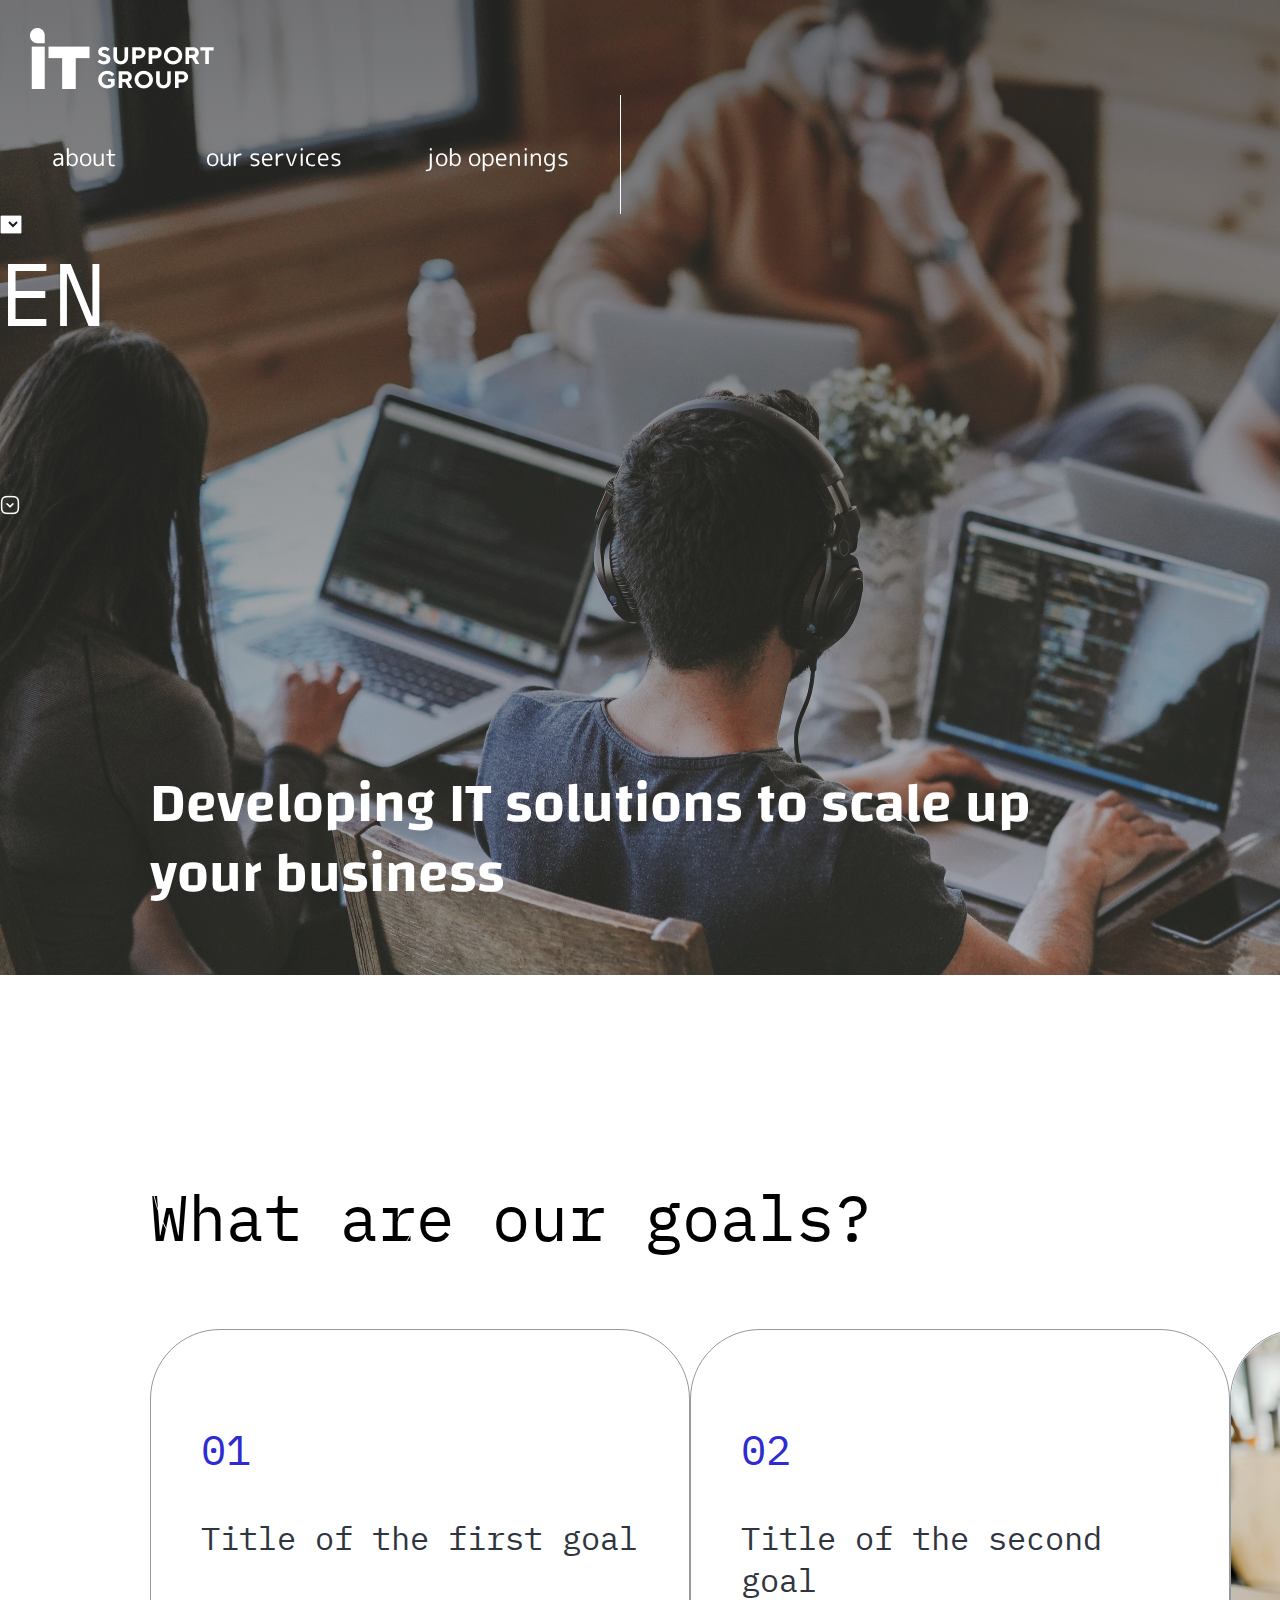
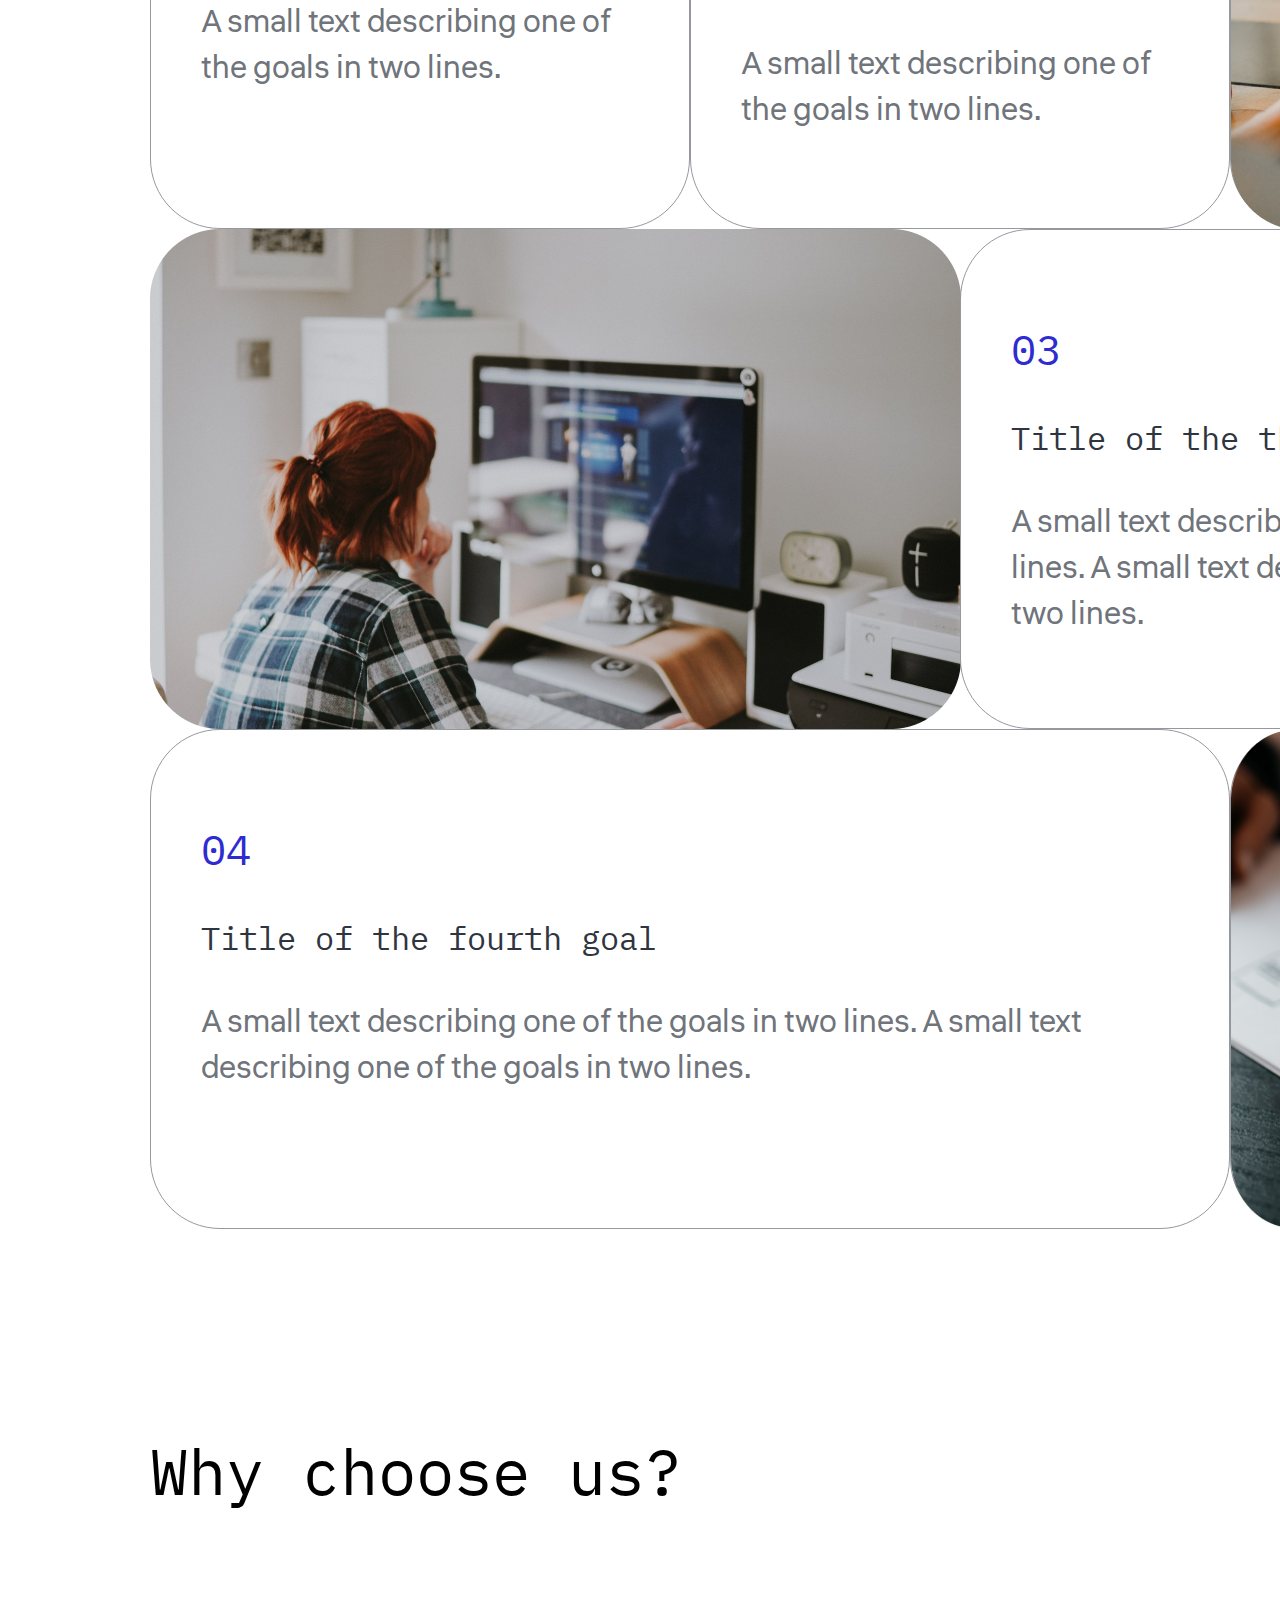
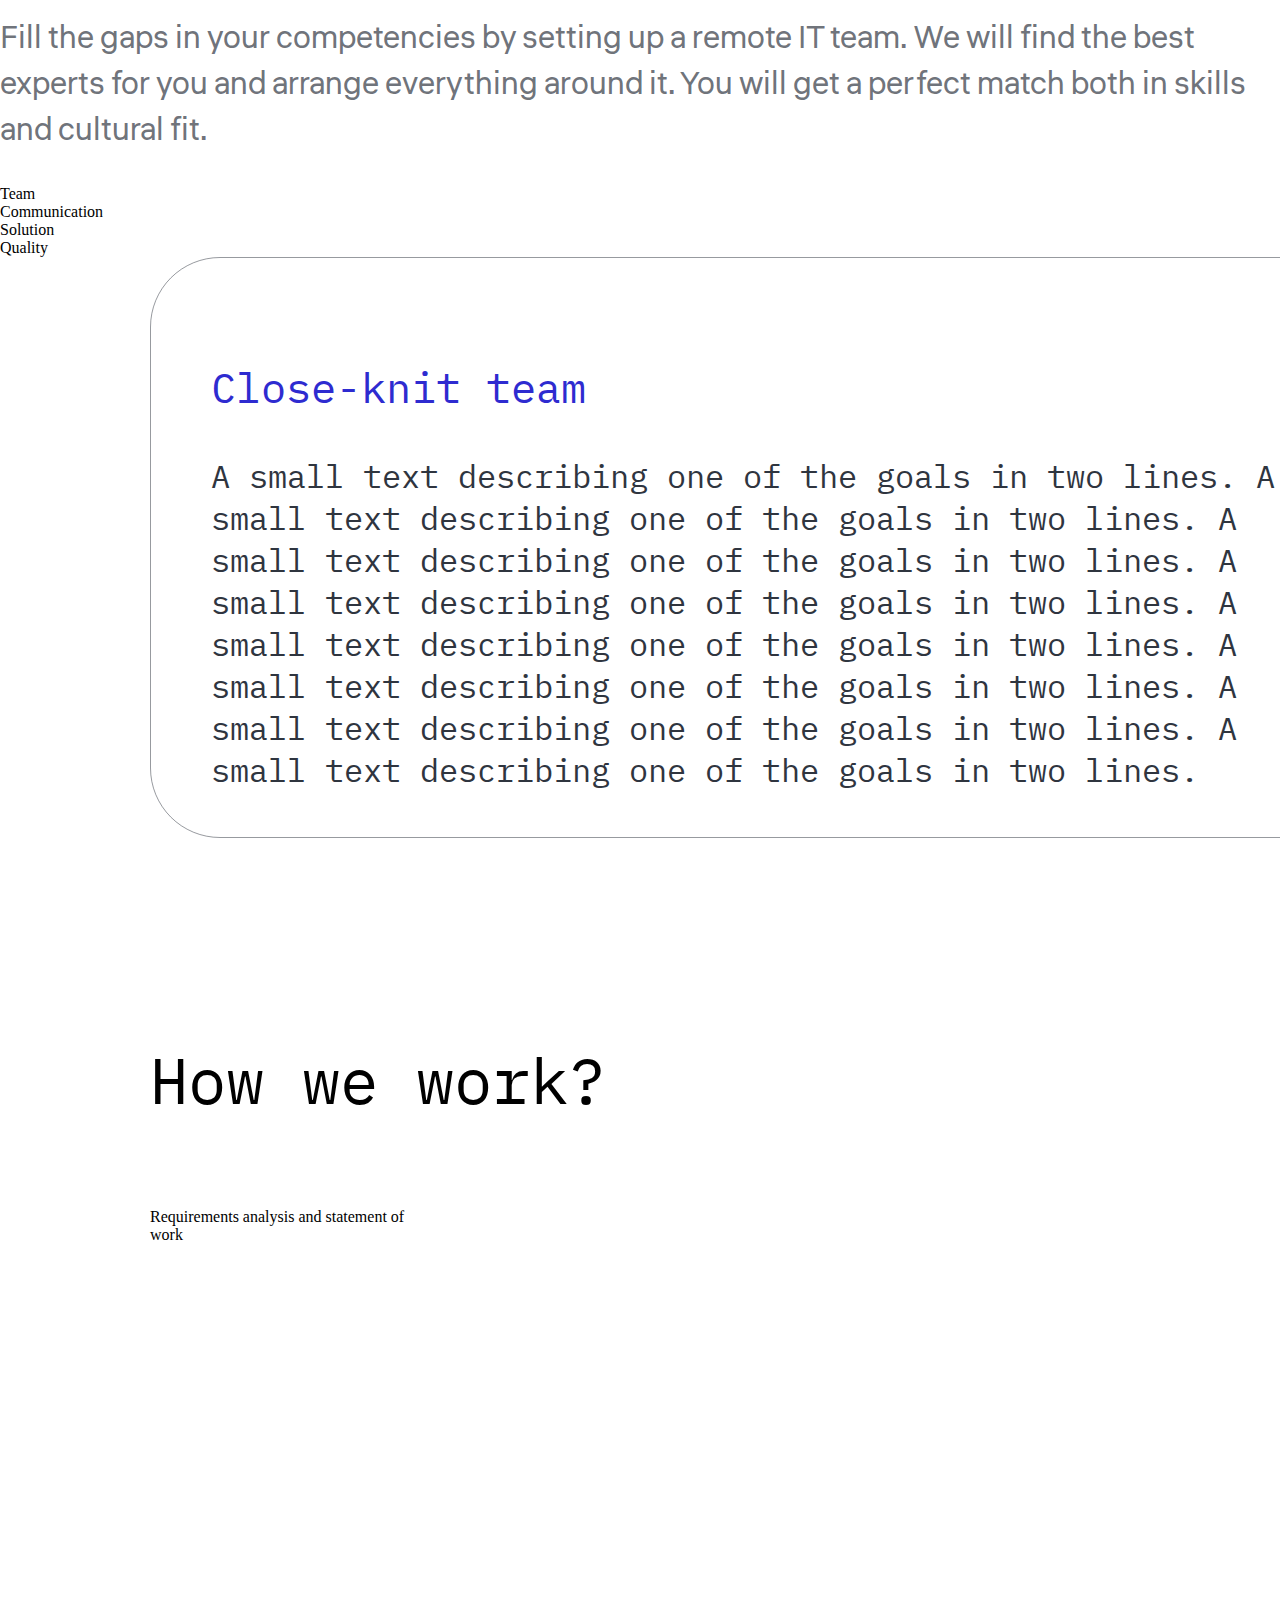
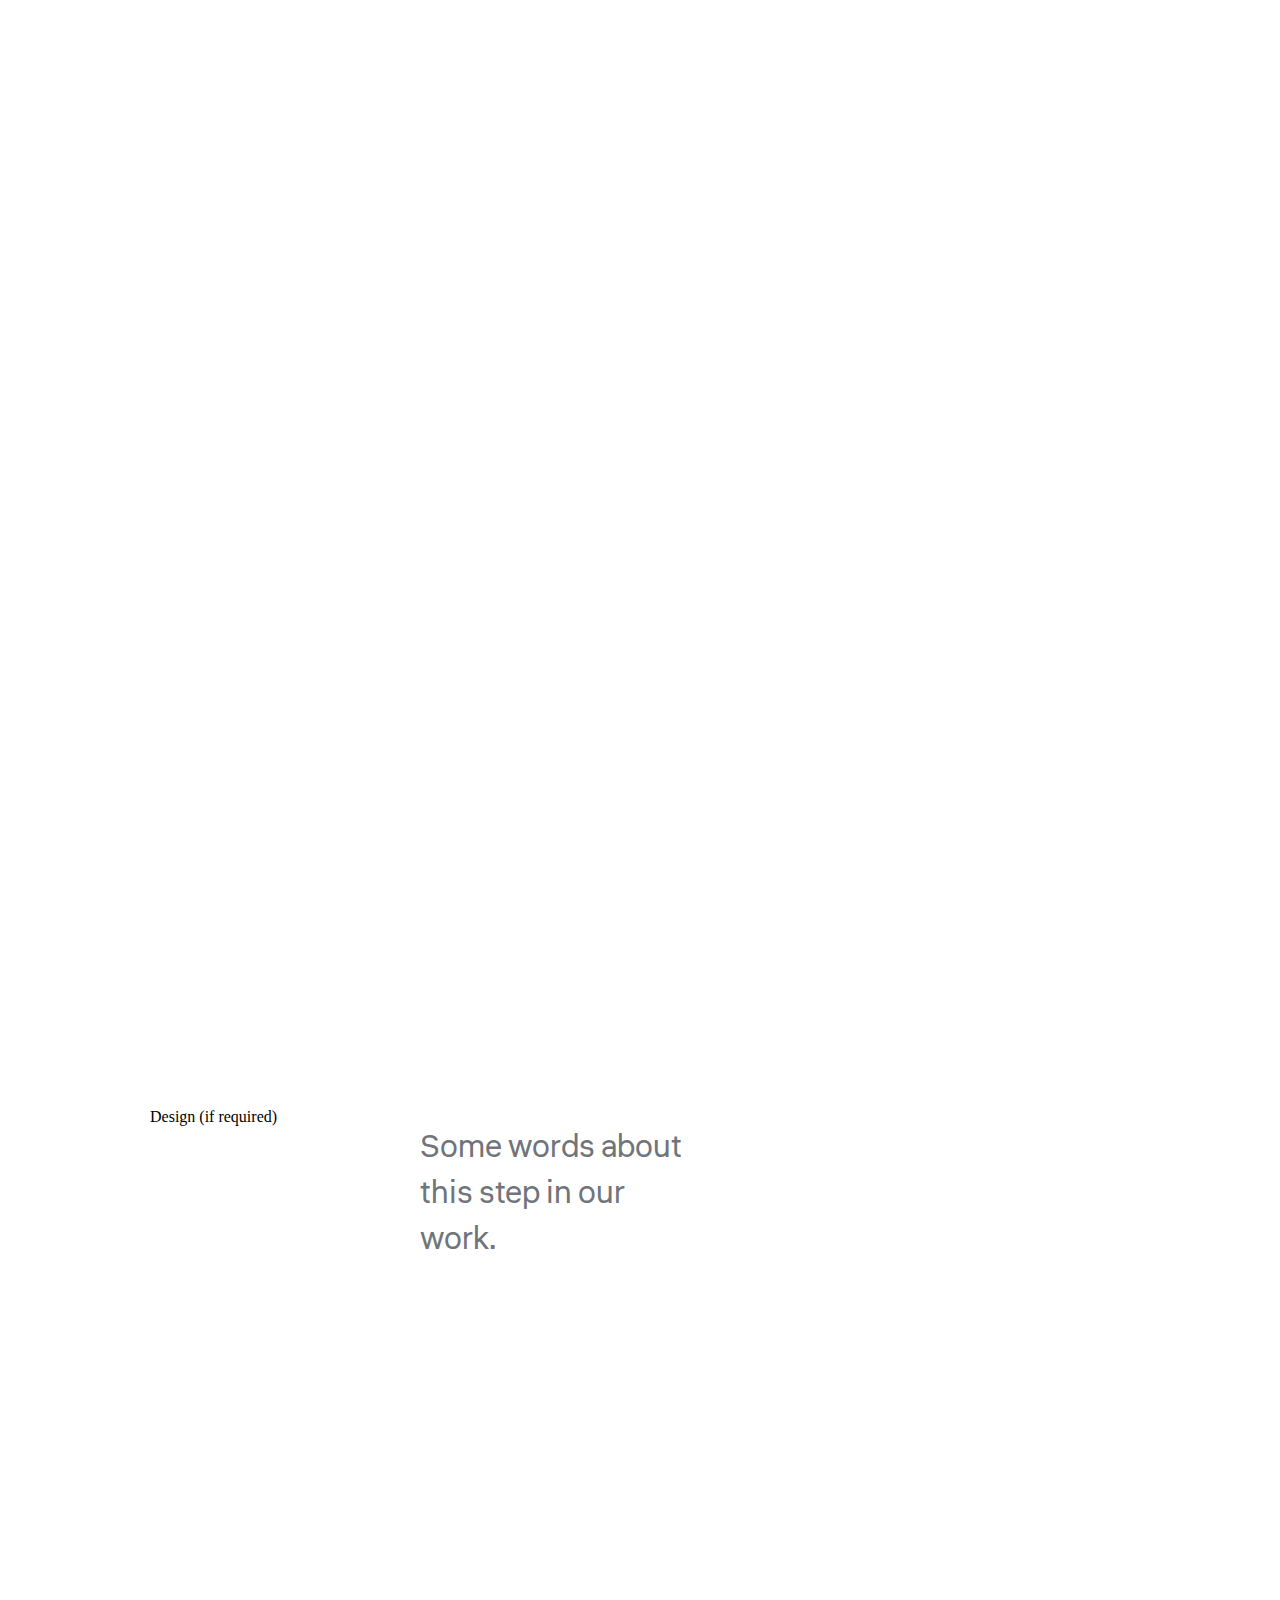
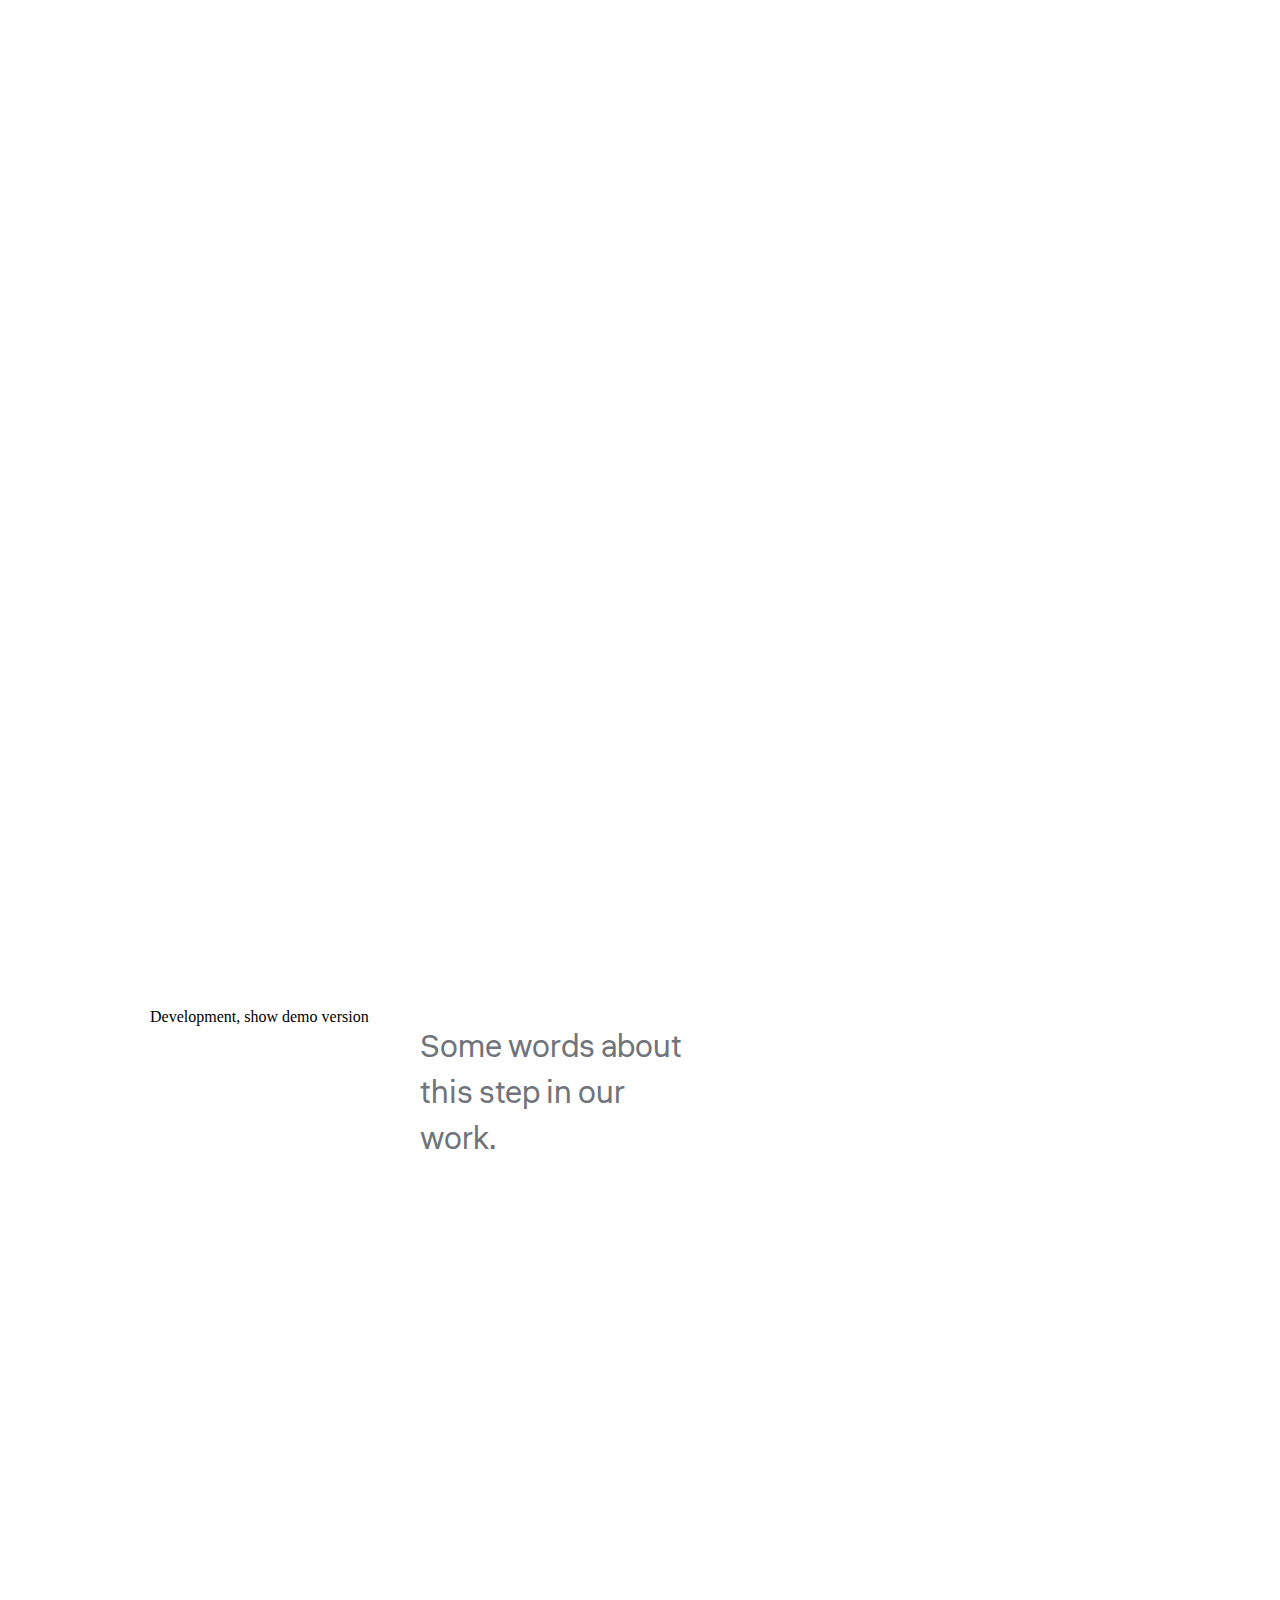
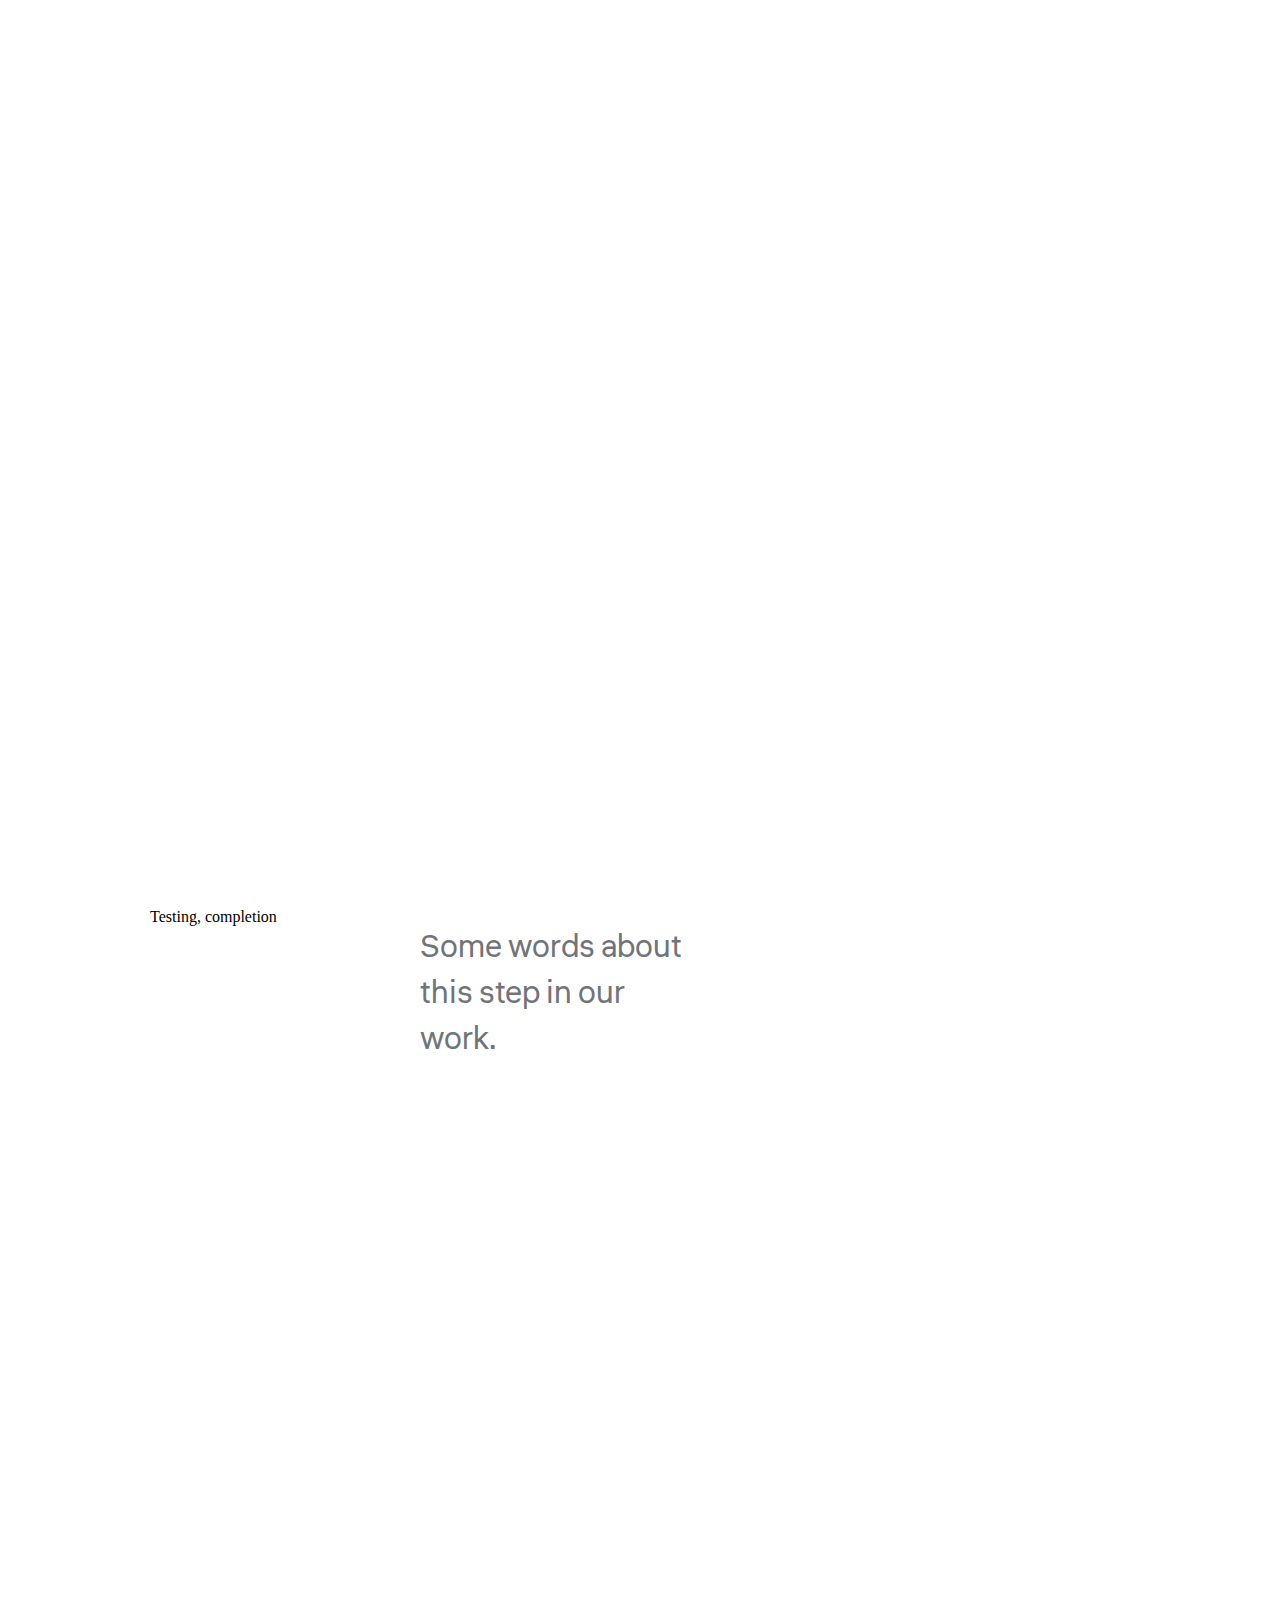
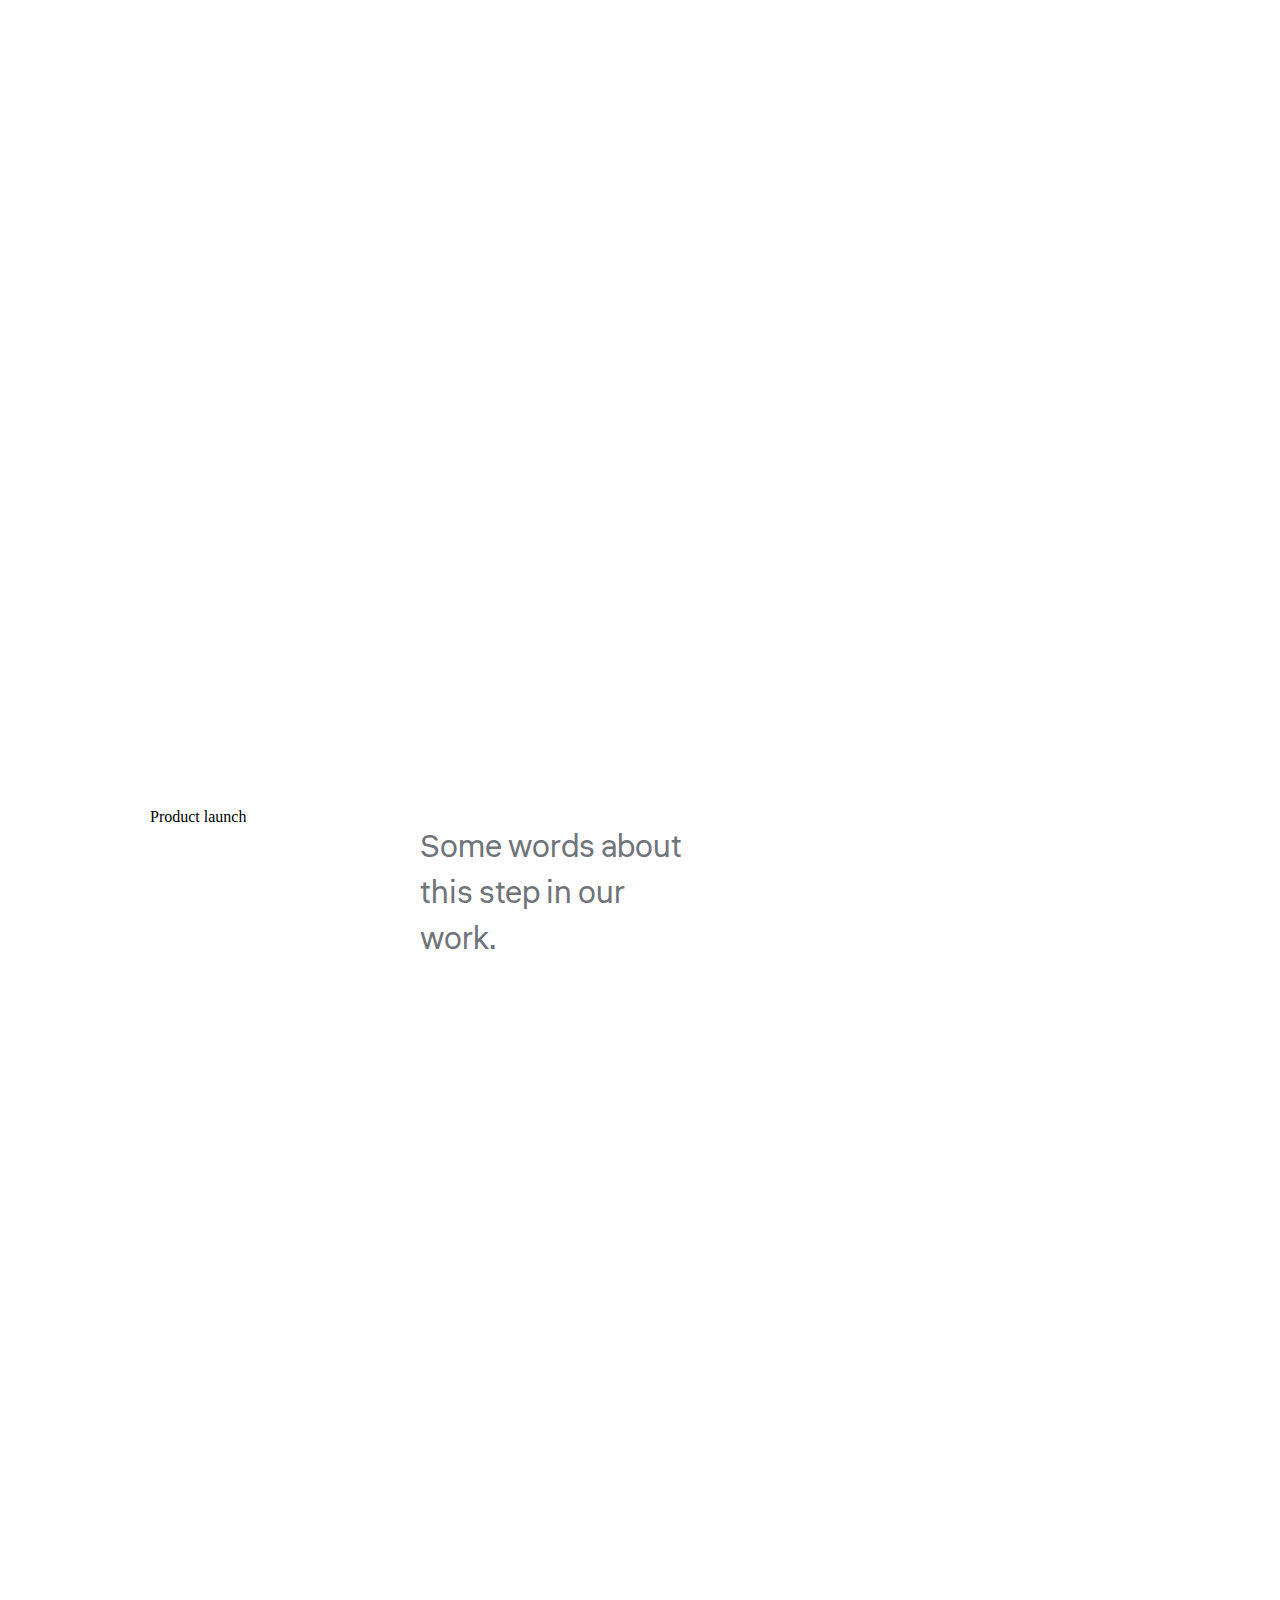
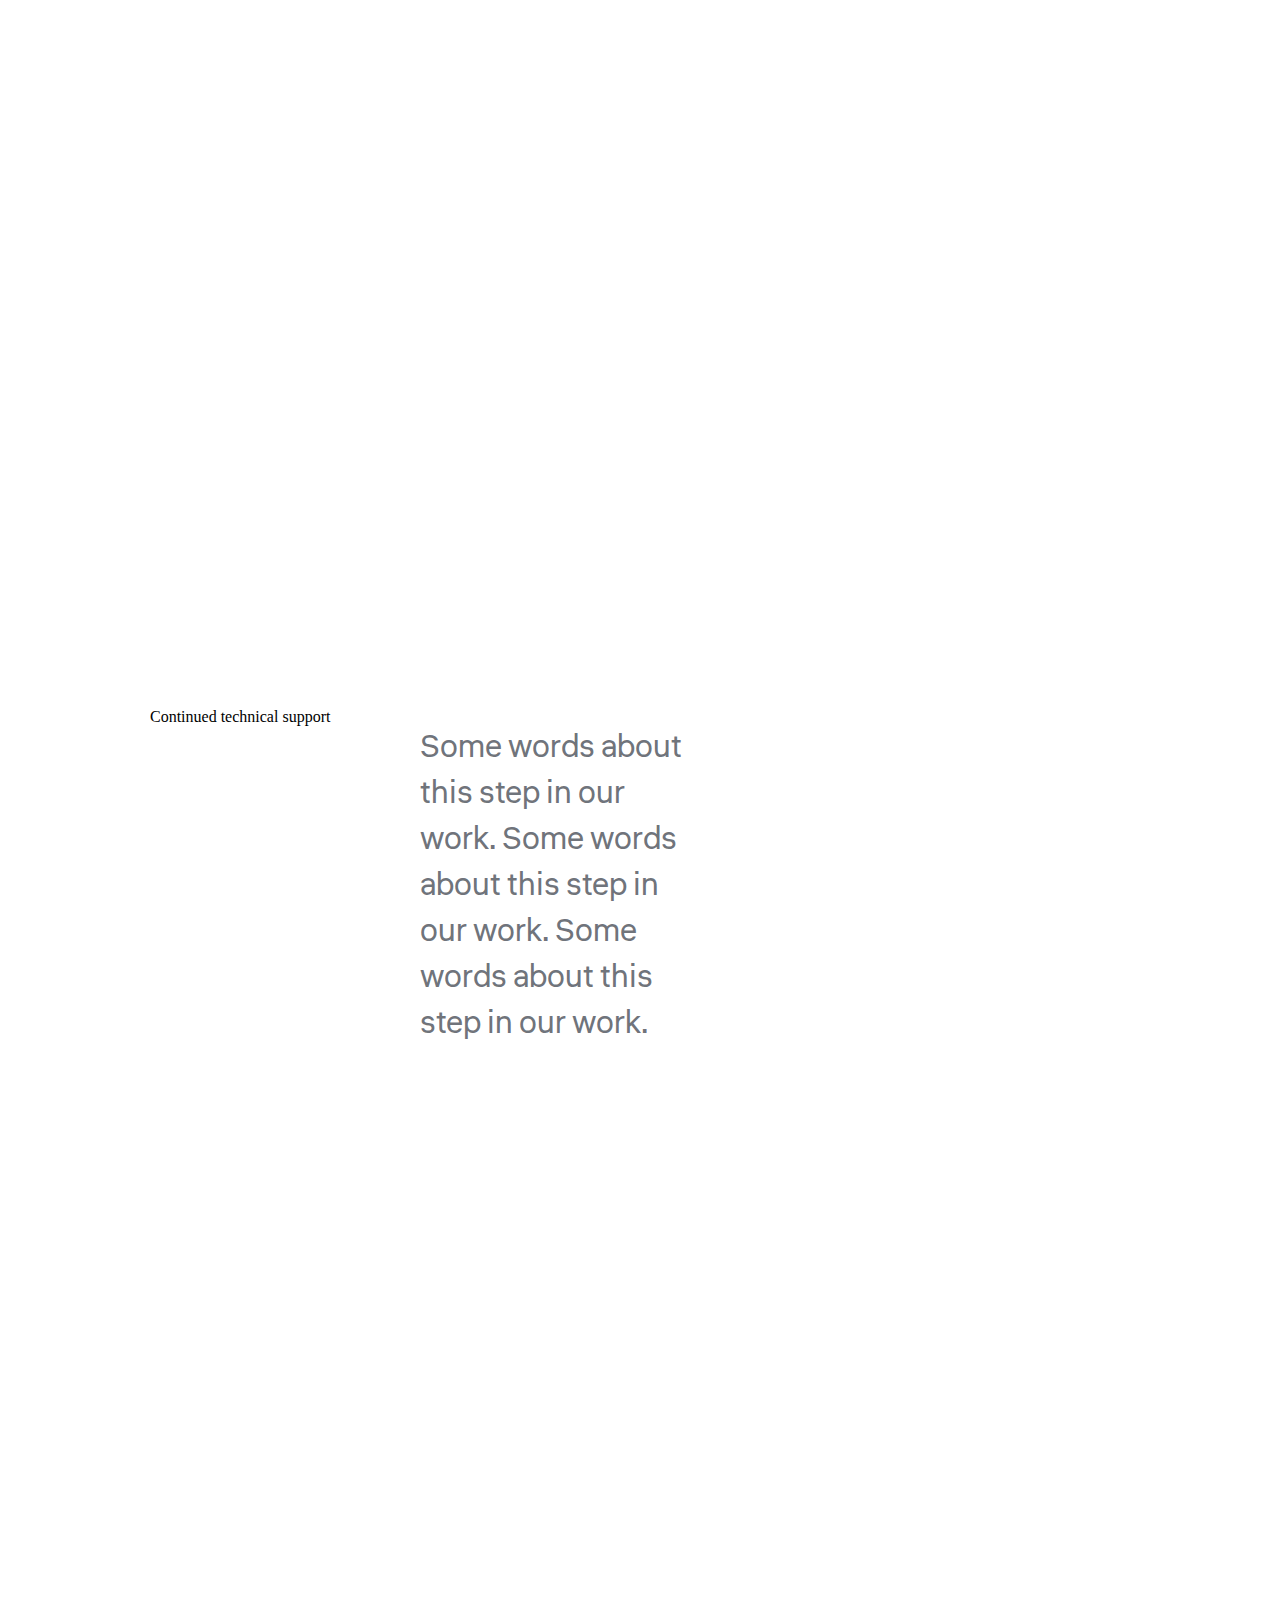
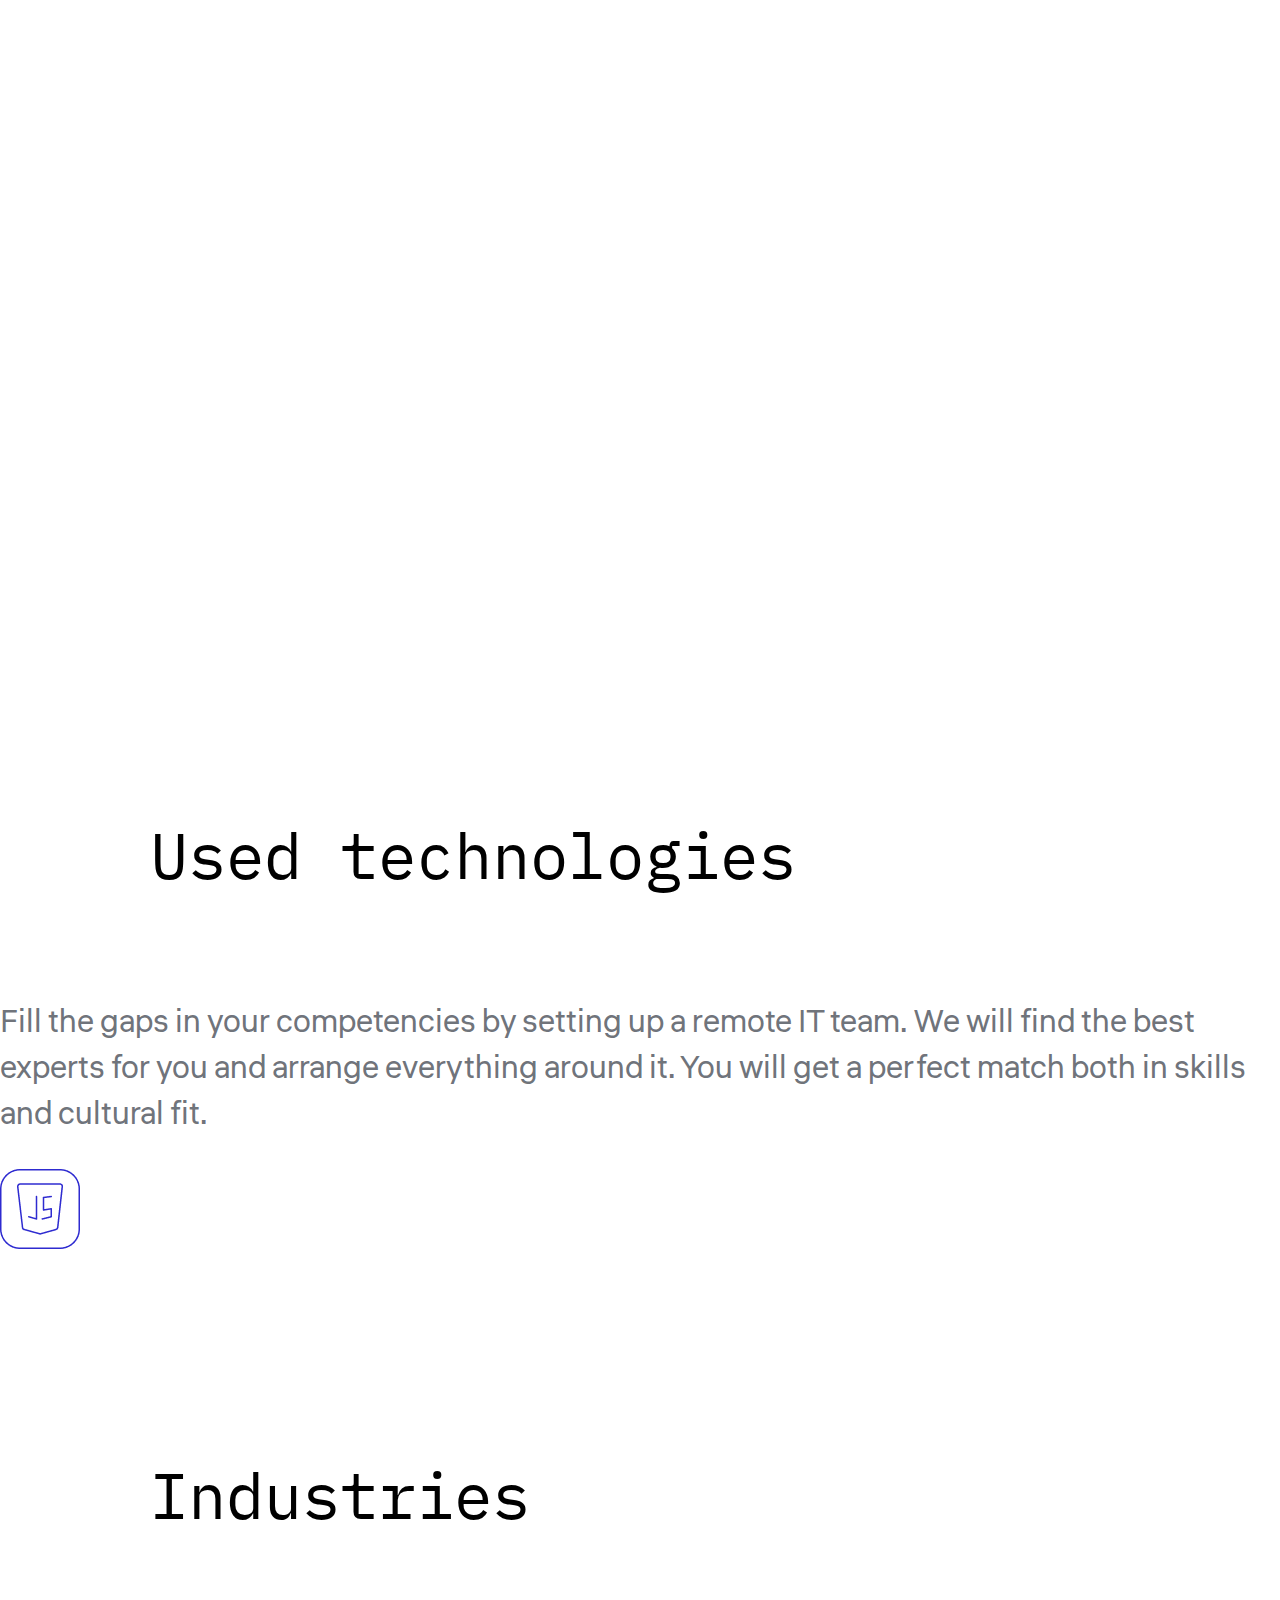
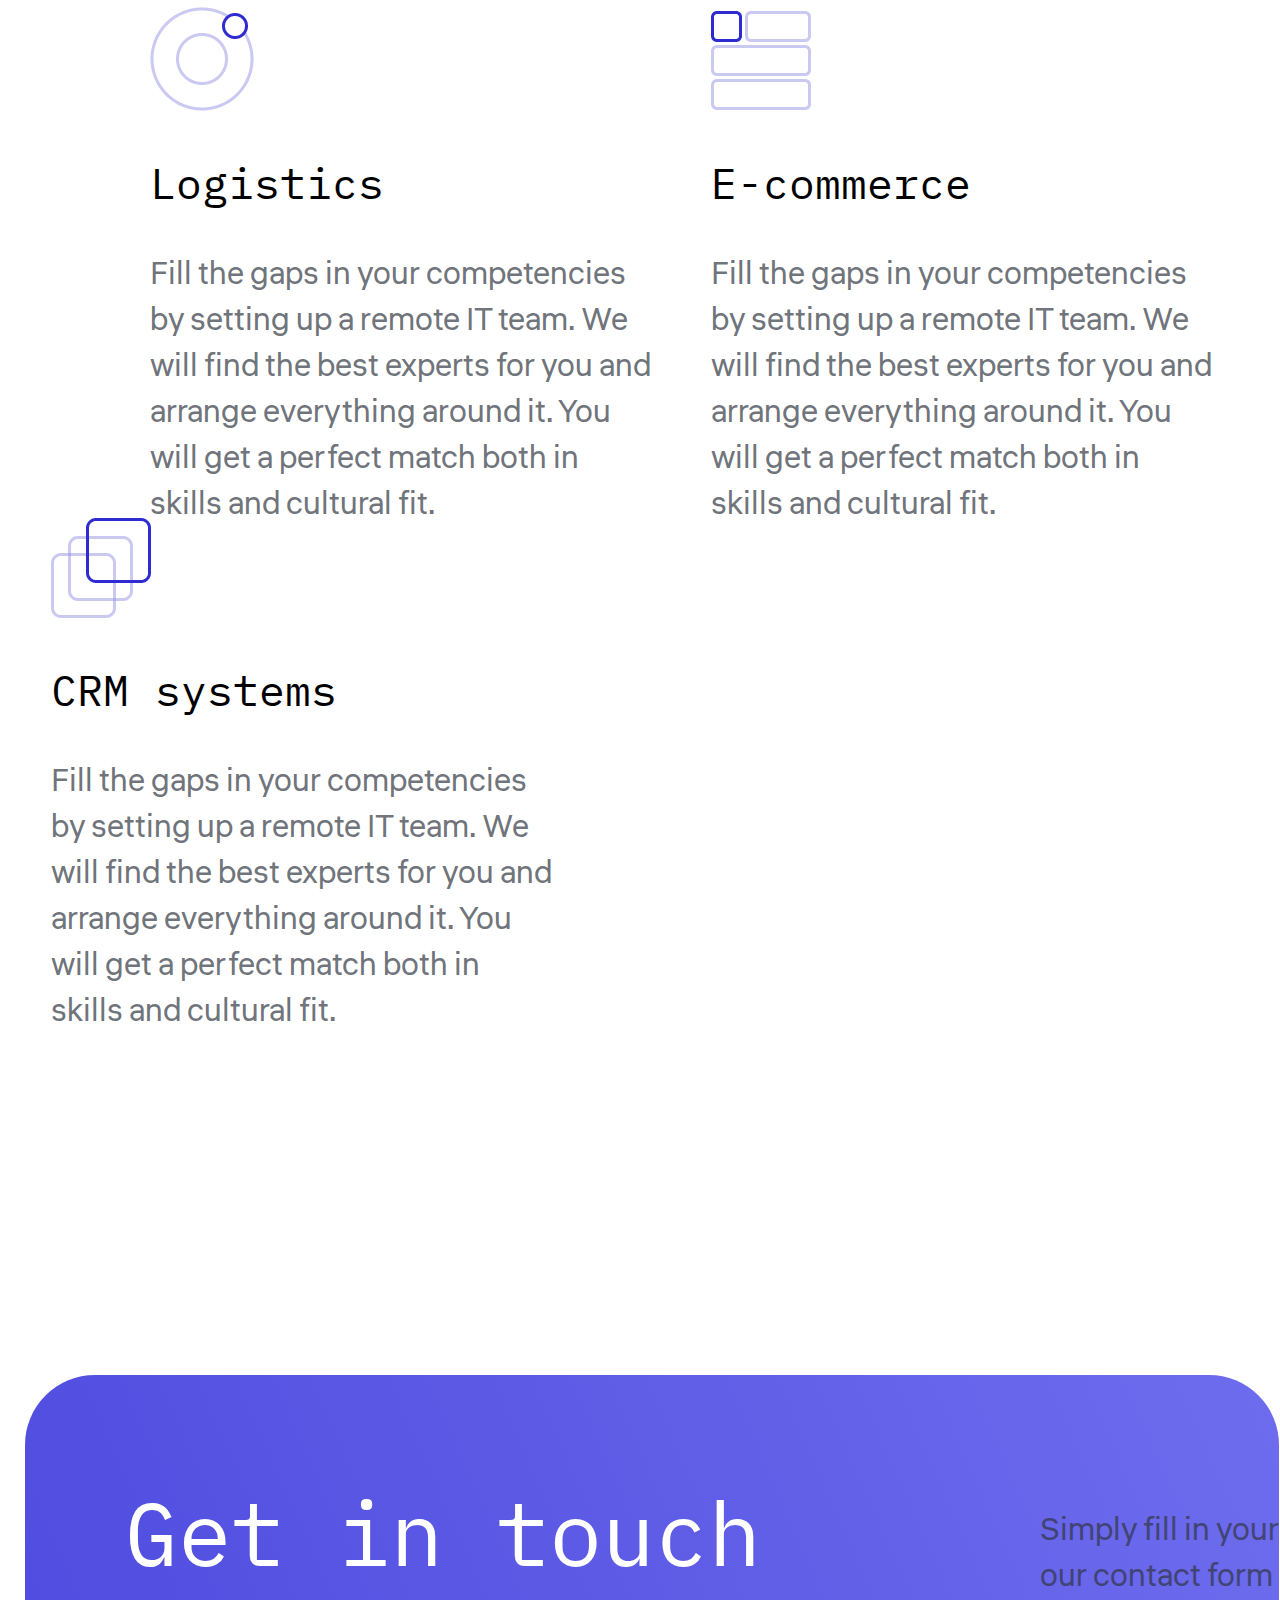
<file: index.html>
<!DOCTYPE html>
<html lang="en">
  <head>
    <meta charset="UTF-8" />
    <meta name="viewport" content="width=device-width, initial-scale=1.0" />
    <title>Document</title>
    <link rel="stylesheet" href="css/style.css" />
    <style>
      @import url("https://fonts.googleapis.com/css2?family=M+PLUS+Rounded+1c&display=swap");
      @import url("https://fonts.googleapis.com/css2?family=Changa:wght@200..800&family=M+PLUS+Rounded+1c&display=swap");
      @import url("https://fonts.googleapis.com/css2?family=Agbalumo&family=Berkshire+Swash&family=Big+Shoulders+Display:wght@100..900&family=IBM+Plex+Mono:ital,wght@0,100;0,200;0,300;0,400;0,500;0,600;0,700;1,100;1,200;1,300;1,400;1,500;1,600;1,700&family=Lexend+Deca:wght@100..900&family=Merienda:wght@300..900&family=Molle&family=Playwrite+AU+VIC+Guides&family=Playwrite+NL+Guides&display=swap");
      @import url('https://fonts.googleapis.com/css2?family=Liter&display=swap');
    </style>
  </head>

  <body>
    <header>
      <div class="header">
        <img id="logo" src="images/Logo.png" />
      <nav class="MENU">
        <ul>
          <li class="text text1">about</li>
          <li type="button" class="text text2">our services</li>
          <li class="text text3">job openings</li>
        </ul>
      </nav>
      </div>
      

      <select name="EN" id=""></select>
      <input type="button" />
      <h1>EN</h1>
        <img id="icon1" src="images/arrow-square-down.png" />

      
      <button id="button" type="button">
        CONTACT US
        <img id="icon2" src="images/Button.png" />
      </button>

      <p id="title">Developing IT solutions to scale up your business</p>
      <input
        class="apvalus"
        type="button"
        value="ESTIMATE
PROJECT"
      />
    </header>

    <main>
      <h2>What are our goals?</h2>
      <div class="container">
        <div class="pirmas">
          <h3>01</h3>
          <h4 class="didesni">Title of the first goal</h4>
          <p class="mazesni">
            A small text describing one of the goals in two lines.
          </p>
        </div>

        <div class="antras">
          <h3>02</h3>
          <h4 class="didesni">Title of the second goal</h4>
          <p class="mazesni">
            A small text describing one of the goals in two lines.
          </p>
        </div>
        <div class="trecias">
          <img src="images/Block_1.png" />
        </div>
        <div class="septintas">
          <img src="images/Block_5.png" />
        </div>
        <div class="ketvirtas">
          <h3>03</h3>
          <h4 class="didesni">Title of the third goal</h4>
          <p class="mazesni">
            A small text describing one of the goals in two lines. A small text
            describing one of the goals in two lines.
          </p>
        </div>
        <div class="penktas">
          <h3>04</h3>
          <h4 class="didesni">Title of the fourth goal</h4>
          <p class="mazesni">
            A small text describing one of the goals in two lines. A small text
            describing one of the goals in two lines.
          </p>
        </div>
        <div class="sestas">
          <img src="images/Block_6.png" />
        </div>
      </div>

      <h2>Why choose us?</h2>
      <p class="mazesni">
        Fill the gaps in your competencies by setting up a remote IT team. We
        will find the best experts for you and arrange everything around it. You
        will get a perfect match both in skills and cultural fit.
      </p>
      <ul>
        <li>Team</li>
        <li>Communication</li>
        <li>Solution</li>
        <li>Quality</li>
      </ul>
      <div class="container container8">
        <h3>Close-knit team</h3>
        <p class="didesni">
          A small text describing one of the goals in two lines. A small text
          describing one of the goals in two lines. A small text describing one
          of the goals in two lines. A small text describing one of the goals in
          two lines. A small text describing one of the goals in two lines. A
          small text describing one of the goals in two lines. A small text
          describing one of the goals in two lines. A small text describing one
          of the goals in two lines.
        </p>
      </div>
      <h2>How we work?</h2>
      <div class="container container9">
        <p>Requirements analysis and statement of work</p>
      </div>
      <div class="container container10">
        <p>Design (if required)</p>
        <p class="mazesni">Some words about this step in our work.</p>
      </div>
      <div class="container container11">
        <p>Development, show demo version</p>
        <p class="mazesni">Some words about this step in our work.</p>
      </div>
      <div class="container container12">
        <p>Testing, completion</p>
        <p class="mazesni">Some words about this step in our work.</p>
      </div>
      <div class="container container13">
        <p>Product launch</p>
        <p class="mazesni">Some words about this step in our work.</p>
      </div>
      <div class="container container14">
        <p>Continued technical support</p>
        <p class="mazesni">
          Some words about this step in our work. Some words about this step in
          our work. Some words about this step in our work.
        </p>
      </div>
      <input type="button" value="LEARN MORE" />
      <!-- reikia suteikti kazkokias klases paragraphams, man atrodo cia tas BEM reikalas, bet who knows -->
      <h2>Used technologies</h2>
      <p class="mazesni">
        Fill the gaps in your competencies by setting up a remote IT team. We
        will find the best experts for you and arrange everything around it. You
        will get a perfect match both in skills and cultural fit.
      </p>

      <!-- cia reikia ideti ta grafika kazkoki -->
      <img src="images/icon_JS.png" />
      <h2>Industries</h2>
      <div class="box box1">
        <img src="images/All.png" />
        <h4 class="Industries">Logistics</h4>
        <p class="mazesni">
          Fill the gaps in your competencies by setting up a remote IT team. We
          will find the best experts for you and arrange everything around it.
          You will get a perfect match both in skills and cultural fit.
        </p>
      </div>

      <div class="box box2">
        <img src="images/Icon_1.png" />
        <h4 class="Industries">E-commerce</h4>
        <p class="mazesni">
          Fill the gaps in your competencies by setting up a remote IT team. We
          will find the best experts for you and arrange everything around it.
          You will get a perfect match both in skills and cultural fit.
        </p>
      </div>

      <div class="box box3">
        <img src="images/Icon_4.png" />
        <h4 class="Industries">CRM systems</h4>
        <p class="mazesni">
          Fill the gaps in your competencies by setting up a remote IT team. We
          will find the best experts for you and arrange everything around it.
          You will get a perfect match both in skills and cultural fit.
        </p>
      </div>

      <div class="violetinis">
        <h1>Get in touch with us</h1>
        <p class="mazesni">
          Simply fill in your Email in our contact form or get in touch with us
          by our email - itsupportgroup@gmail.com - , and one of our experts
          will contact you shortly. This could be the beginning of a wonderful
          collaboration and the easiest way to acquire a highly-experienced
          team.
        </p>
        <input type="button" value="Download the brief" />
        <input type="text" placeholder="Enter your Full Name" />

        <input type="email" placeholder="Enter your Email" />

        <input type="tel" placeholder="Enter your Phone Number" />

        <input type="text" placeholder="Describe your project" />

        <input
          type="file"
          name="file"
          id="file"
          placeholder="Upload file (max file size is 30 MB)"
        />

        <input type="button" value="Submit" />
      </div>
    </main>
    <footer>
      <div class="">
        <img src="images/Vector 1.png" />
        <a href="itsupportgroup@gmail.com">itsupportgroup@gmail.com</a>
        <img src="images/Social_Networks.png" />
        <input type="button" value="Contact us" />
      </div>

      <div></div>
    </footer>
  </body>
</html>
</file>
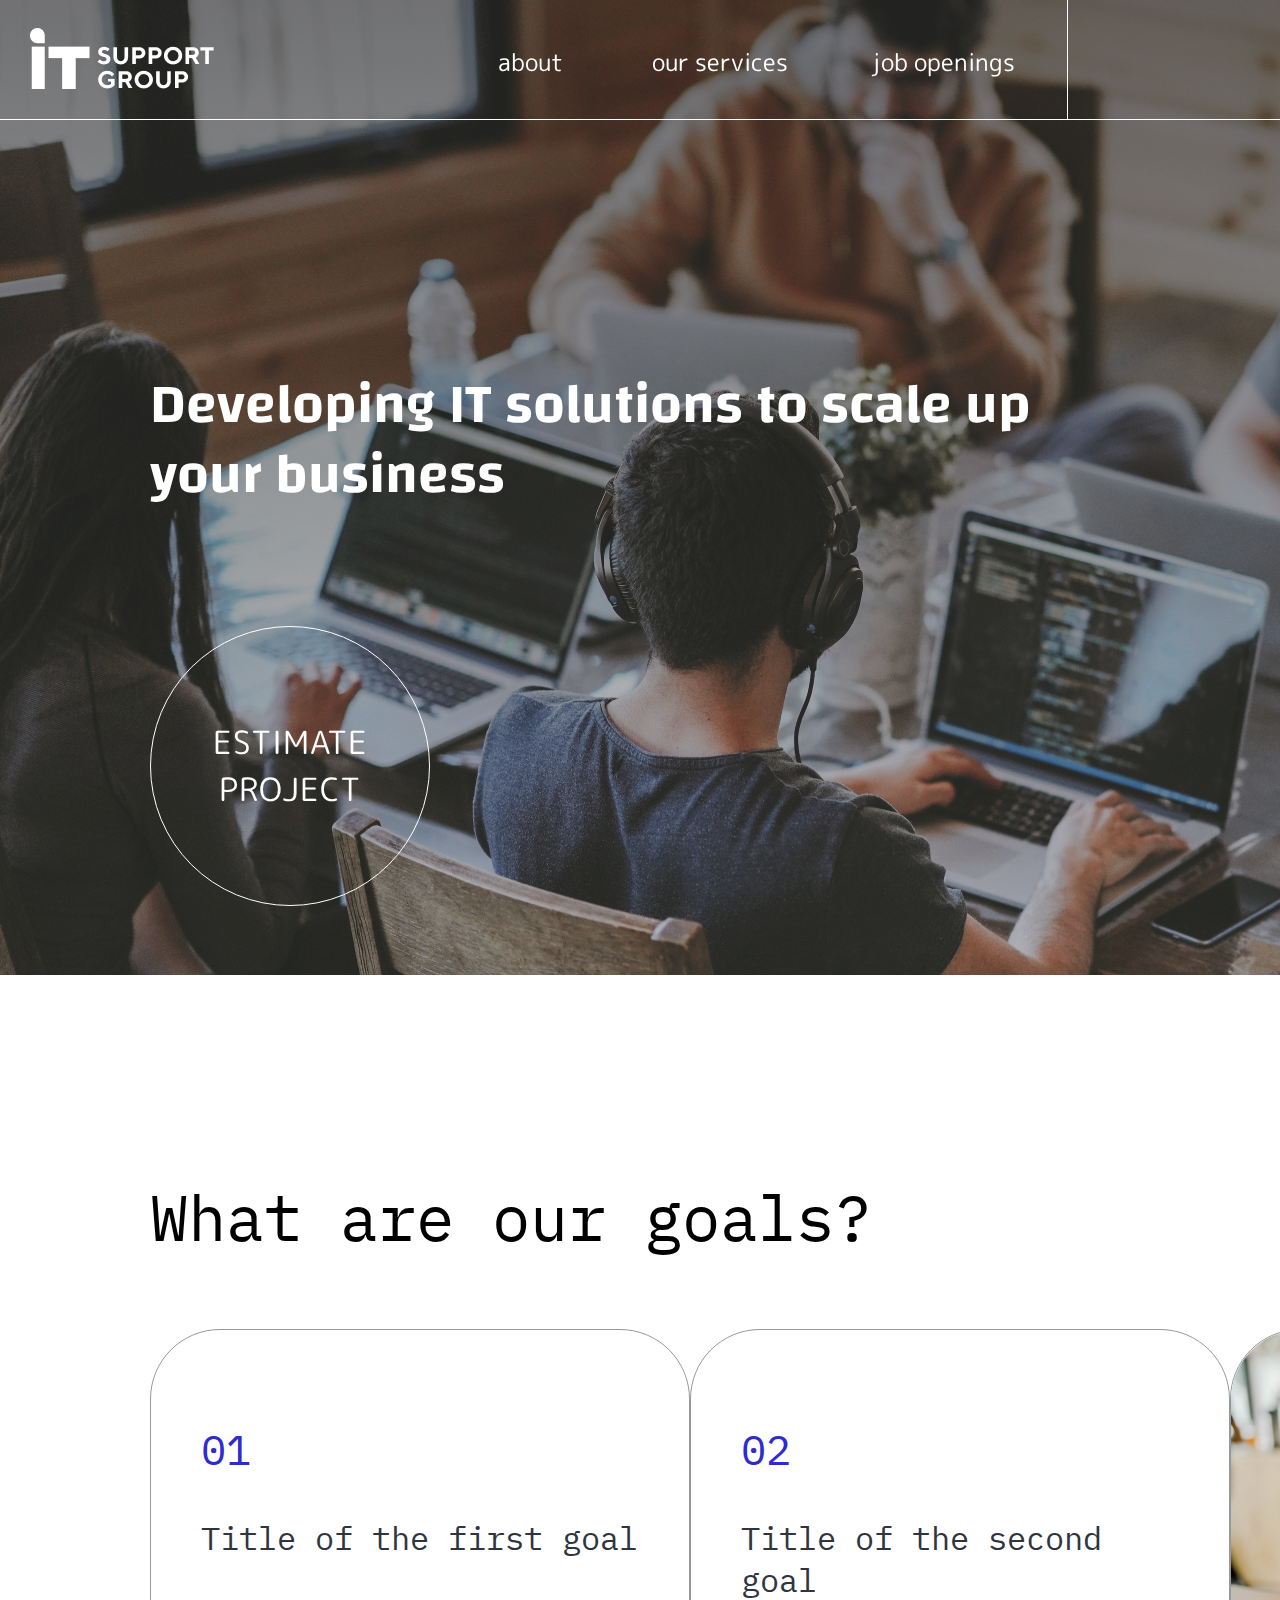
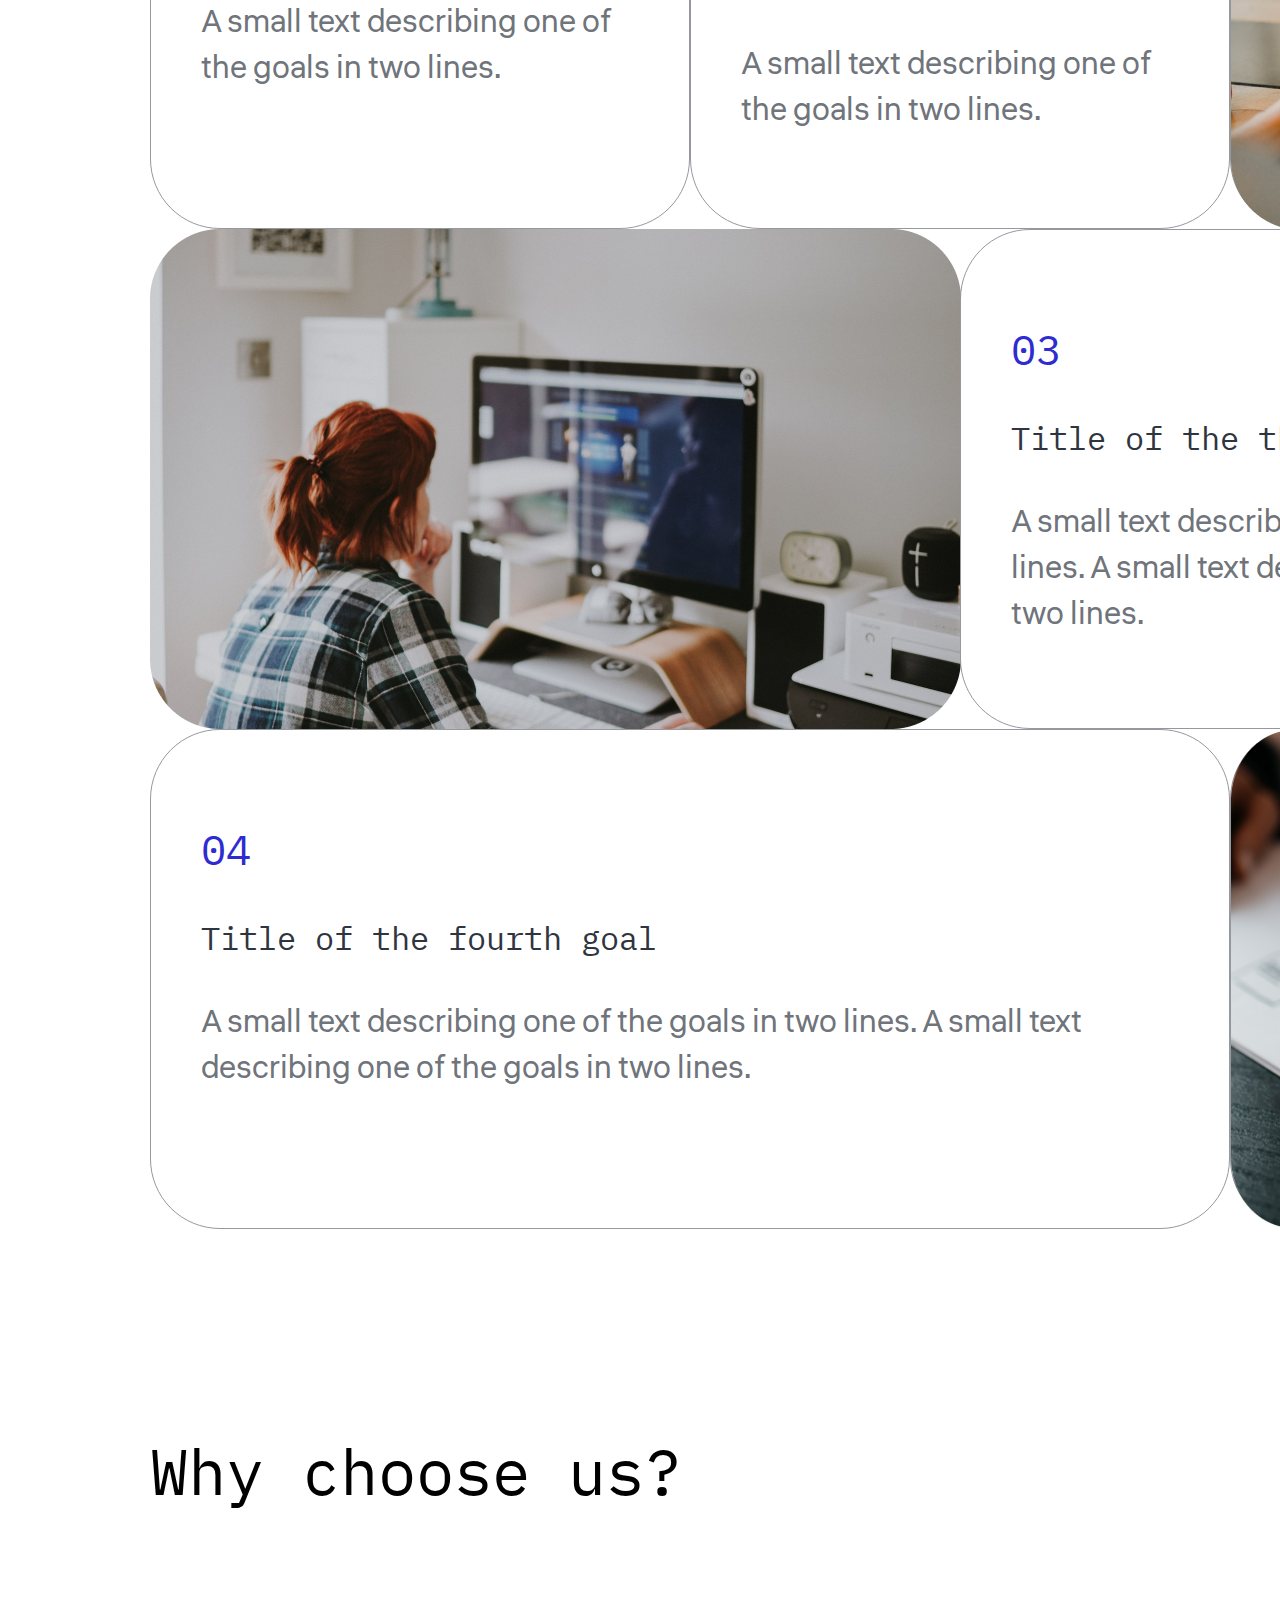
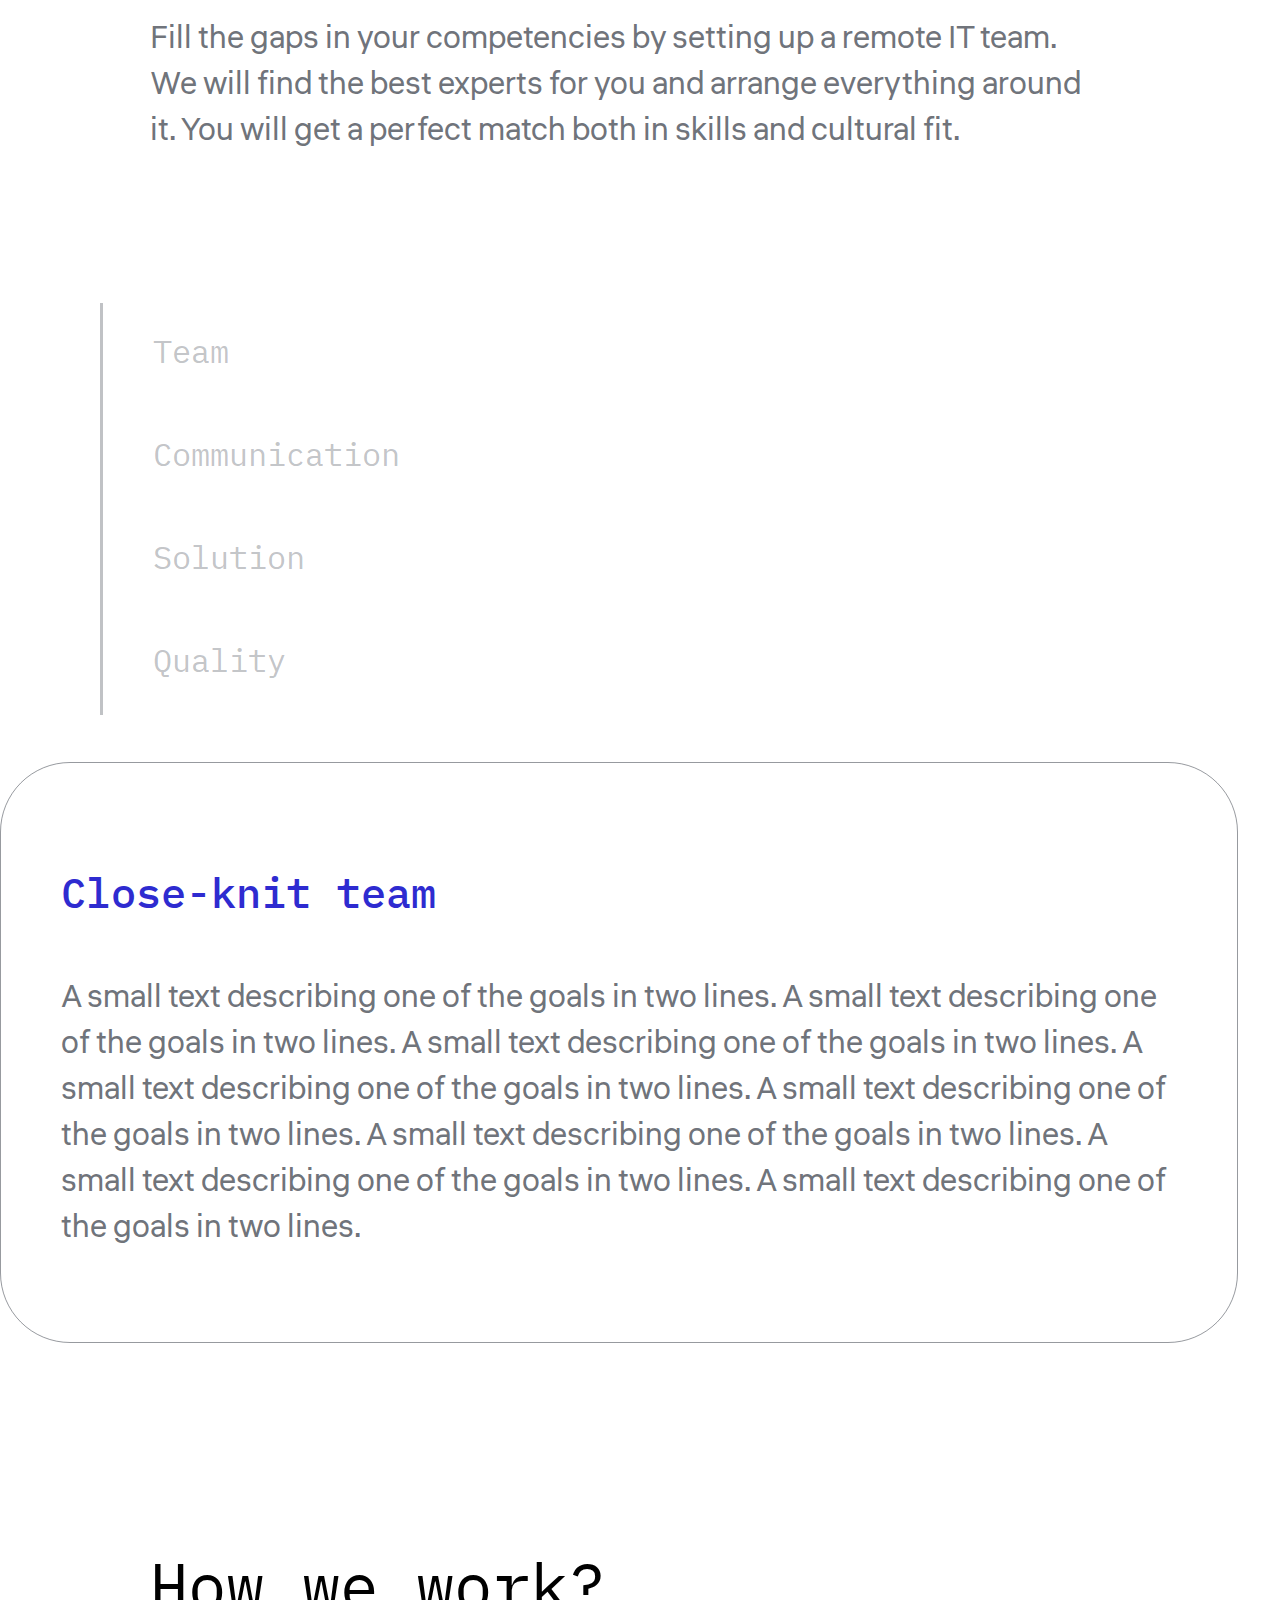
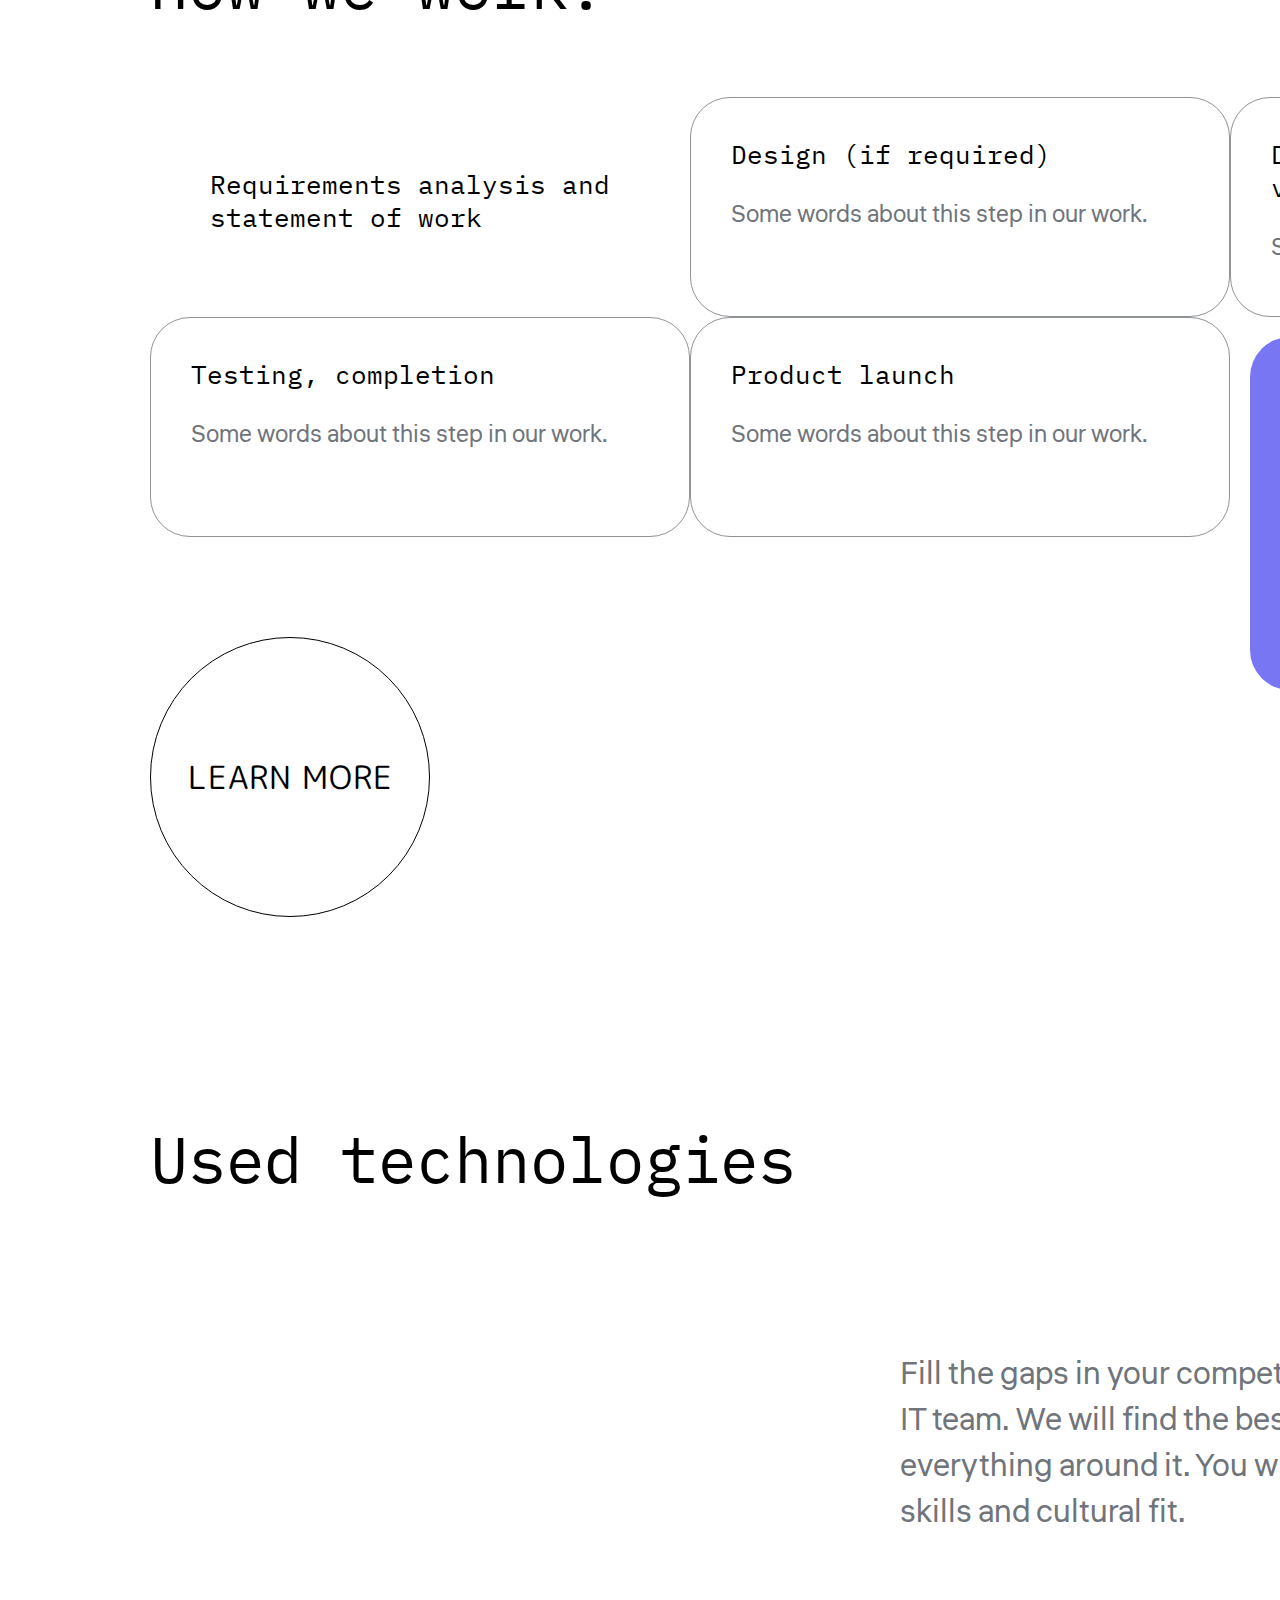
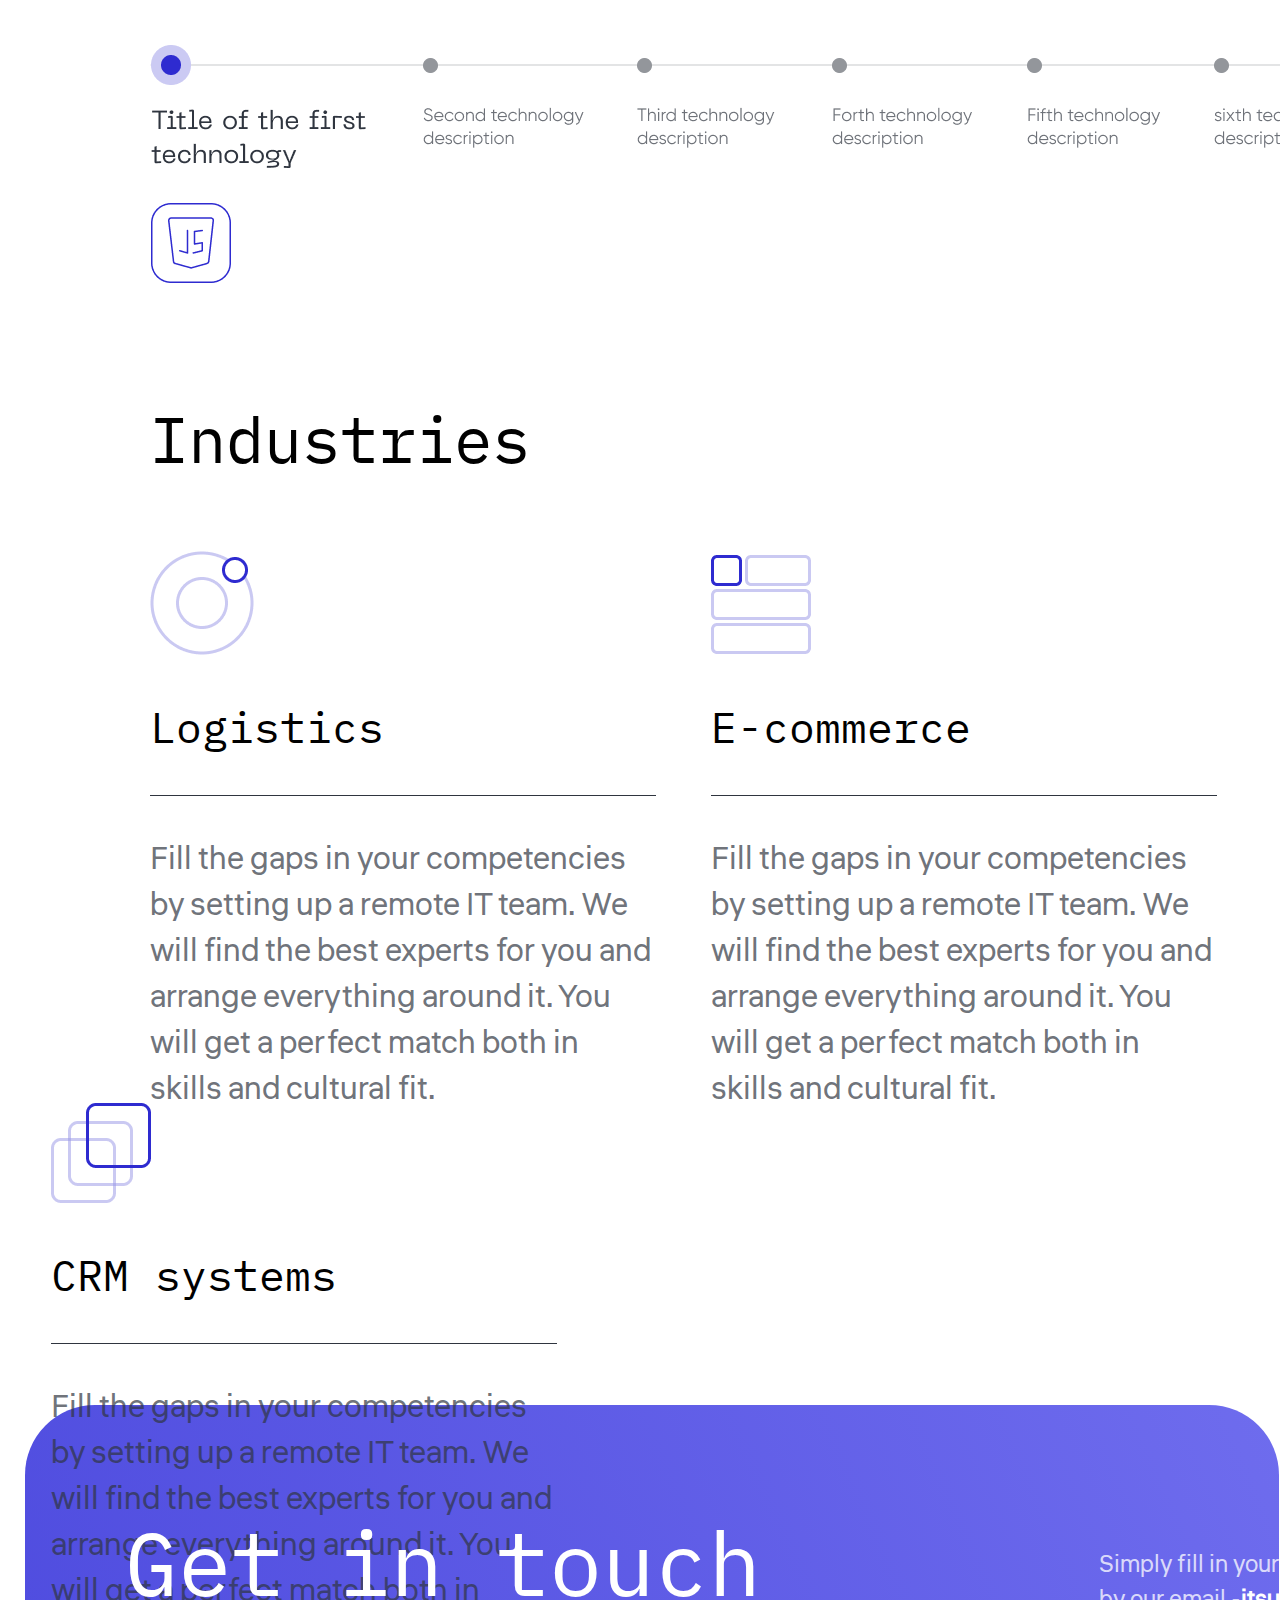
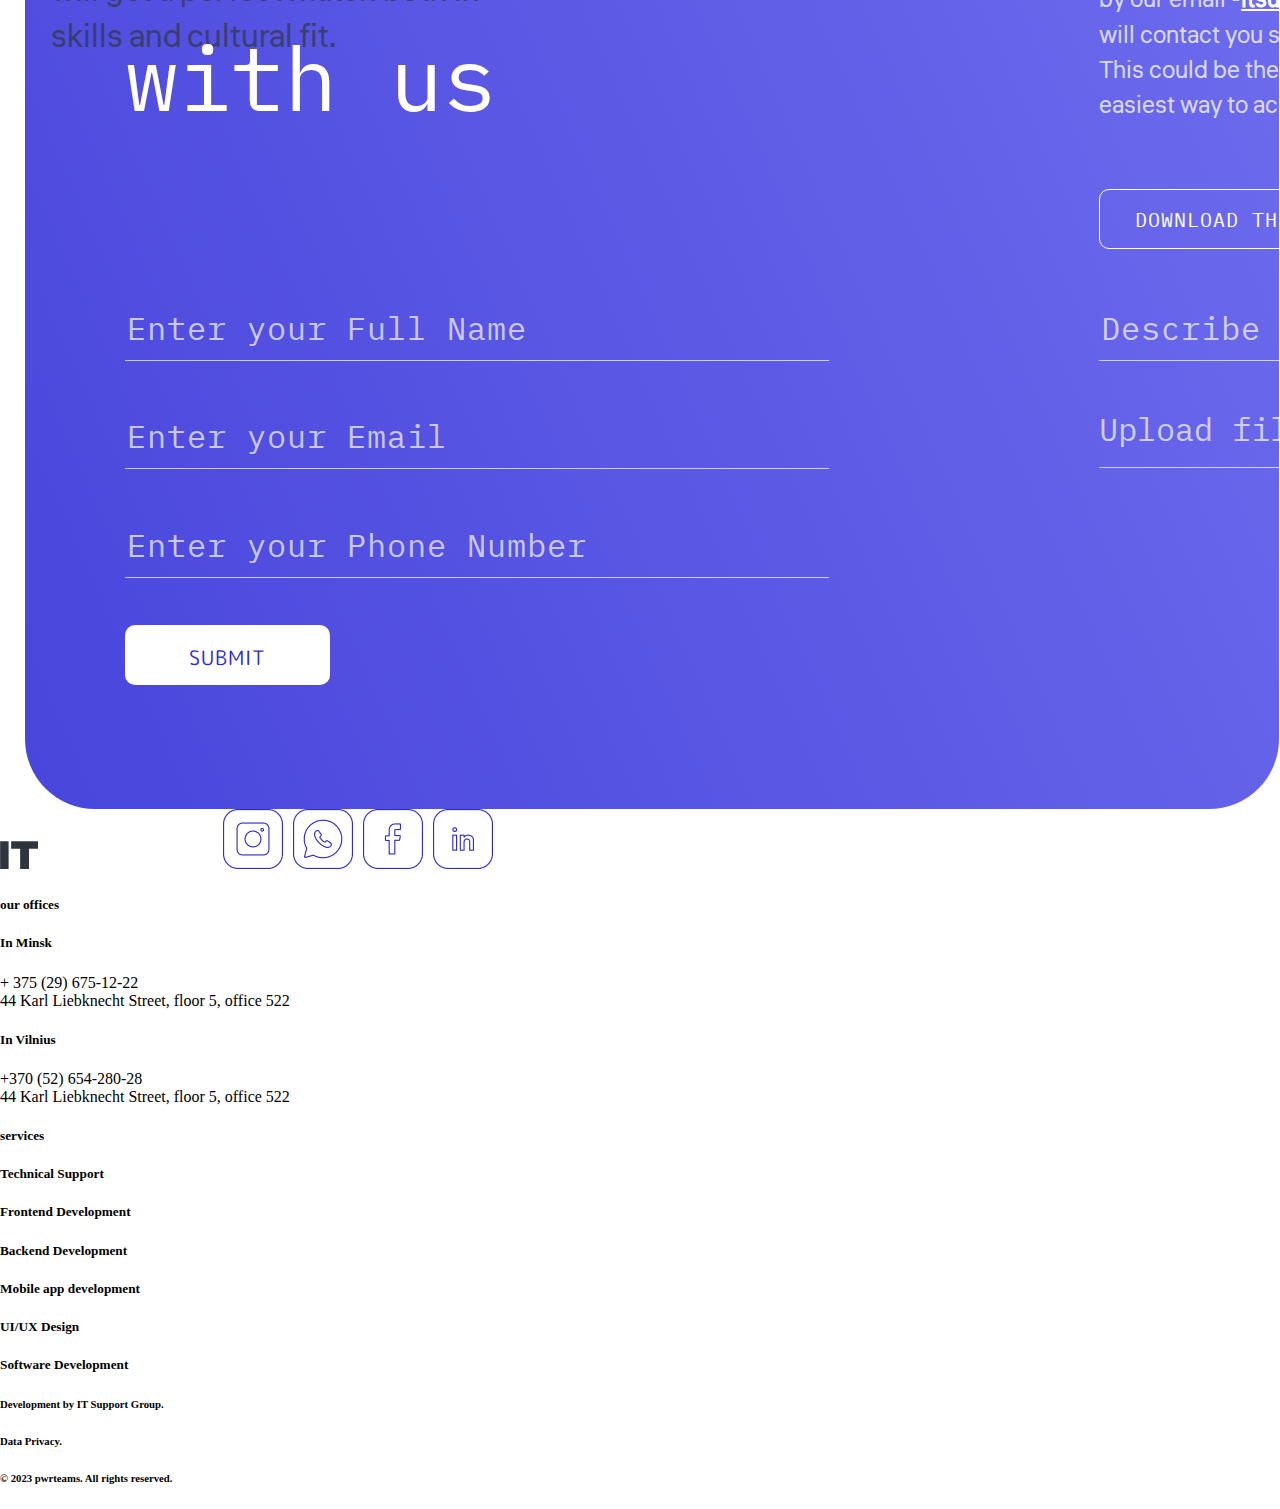
<file: Main page.html>
<!DOCTYPE html>
<html lang="en">
  <head>
    <meta charset="UTF-8" />
    <meta name="viewport" content="width=device-width, initial-scale=1.0" />
    <title>Document</title>
    <link rel="stylesheet" href="css/style.css" />
    <style>
      @import url("https://fonts.googleapis.com/css2?family=M+PLUS+Rounded+1c&display=swap");
      @import url("https://fonts.googleapis.com/css2?family=Changa:wght@200..800&family=M+PLUS+Rounded+1c&display=swap");
      @import url("https://fonts.googleapis.com/css2?family=Agbalumo&family=Berkshire+Swash&family=Big+Shoulders+Display:wght@100..900&family=IBM+Plex+Mono:ital,wght@0,100;0,200;0,300;0,400;0,500;0,600;0,700;1,100;1,200;1,300;1,400;1,500;1,600;1,700&family=Lexend+Deca:wght@100..900&family=Merienda:wght@300..900&family=Molle&family=Playwrite+AU+VIC+Guides&family=Playwrite+NL+Guides&display=swap");
      @import url("https://fonts.googleapis.com/css2?family=Liter&display=swap");
    </style>
  </head>

  <body>
    <header>
      <div class="top">
        <img id="logo" src="images/Logo.png" />
        <nav>
          <ul>
            <li class="text text1">
              <a href="../teplep/pages/About Page.html">about</a>
            </li>
            <li class="text text2">our services</li>
            <li class="text text3">job openings</li>
          </ul>
        </nav>
        <div id="language-selection">
          <div id="language">
            <p id="en">EN</p>
            <select name="EN" id="EN">
              <option value=""></option>
            </select>
          </div>
          <div id="button">
            <p id="contact">CONTACT US</p>
            <img id="icon2" src="images/Button.png" />
          </div>
        </div>
      </div>

      <div class="center">
        <p id="title">Developing IT solutions to scale up your business</p>
      </div>

      <input
        class="apvalus"
        type="button"
        value="ESTIMATE
PROJECT"
      />
    </header>

    <main>
      <h2>What are our goals?</h2>
      <div class="container">
        <div class="pirmas">
          <h3>01</h3>
          <h4 class="didesni">Title of the first goal</h4>
          <p class="mazesni">
            A small text describing one of the goals in two lines.
          </p>
        </div>

        <div class="antras">
          <h3>02</h3>
          <h4 class="didesni">Title of the second goal</h4>
          <p class="mazesni">
            A small text describing one of the goals in two lines.
          </p>
        </div>
        <div class="trecias">
          <img src="images/Block_1.png" />
        </div>
        <div class="septintas">
          <img src="images/Block_5.png" />
        </div>
        <div class="ketvirtas">
          <h3>03</h3>
          <h4 class="didesni">Title of the third goal</h4>
          <p class="mazesni">
            A small text describing one of the goals in two lines. A small text
            describing one of the goals in two lines.
          </p>
        </div>
        <div class="penktas">
          <h3>04</h3>
          <h4 class="didesni">Title of the fourth goal</h4>
          <p class="mazesni">
            A small text describing one of the goals in two lines. A small text
            describing one of the goals in two lines.
          </p>
        </div>
        <div class="sestas">
          <img src="images/Block_6.png" />
        </div>
      </div>
      <div>
        <h2>Why choose us?</h2>
        <p class="mazesni" id="why">
          Fill the gaps in your competencies by setting up a remote IT team. We
          will find the best experts for you and arrange everything around it.
          You will get a perfect match both in skills and cultural fit.
        </p>
      </div>

      <div class="dezeirlist">
        <div class="sidebar">
          <ul class="ul_border">
            <li class="border">Team</li>
            <li class="border">Communication</li>
            <li class="border">Solution</li>
            <li class="border">Quality</li>
          </ul>
        </div>

        <div class="container8">
          <h3 id="close-knit">Close-knit team</h3>
          <p class="mazesni" id="paragraph8">
            A small text describing one of the goals in two lines. A small text
            describing one of the goals in two lines. A small text describing
            one of the goals in two lines. A small text describing one of the
            goals in two lines. A small text describing one of the goals in two
            lines. A small text describing one of the goals in two lines. A
            small text describing one of the goals in two lines. A small text
            describing one of the goals in two lines.
          </p>
        </div>
      </div>

      <h2>How we work?</h2>
      <div class="dezes">
        <div class="deze1">
          <p class="kitoks" id="diff">
            Requirements analysis and statement of work
          </p>
        </div>
        <div class="deze2">
          <p class="kitoks">Design (if required)</p>
          <p class="maziausi">Some words about this step in our work.</p>
        </div>
        <div class="deze3">
          <p class="kitoks">Development, show demo version</p>
          <p class="maziausi">Some words about this step in our work.</p>
        </div>
        <div class="deze4">
          <p class="kitoks">Testing, completion</p>
          <p class="maziausi">Some words about this step in our work.</p>
        </div>
        <div class="deze5">
          <p class="kitoks">Product launch</p>
          <p class="maziausi">Some words about this step in our work.</p>
        </div>
        <div class="deze6">
          <p class="kitoks">Continued technical support</p>
          <p class="maziausi" id="purple">
            Some words about this step in our work.
            <span class="dink"
              >Some words about this step in our work. Some words about this
              step in our work.</span
            >
          </p>
        </div>
        <div class="bottom">
          <input type="button" value="LEARN MORE" id="LEARN" />
        </div>
      </div>

      <div class="technologija">
        <h2>Used technologies</h2>
        <p class="mazesni" id="technology">
          Fill the gaps in your competencies by setting up a remote IT team. We
          will find the best experts for you and arrange everything around it.
          You will get a perfect match both in skills and cultural fit.
        </p>
        <div class="grafikas"></div>
      </div>
      <div class="industry">
        <h2>Industries</h2>
        <div class="box box1">
          <img src="images/All.png" />
          <h4>Logistics</h4>
          <p class="mazesni m1">
            Fill the gaps in your competencies by setting up a remote IT team.
            We will find the best experts for you and arrange everything around
            it. You will get a perfect match both in skills and cultural fit.
          </p>
        </div>

        <div class="box box2">
          <img src="images/Icon_1.png" />
          <h4>E-commerce</h4>
          <p class="mazesni m2">
            Fill the gaps in your competencies by setting up a remote IT team.
            We will find the best experts for you and arrange everything around
            it. You will get a perfect match both in skills and cultural fit.
          </p>
        </div>

        <div class="box box3">
          <img src="images/Icon_4.png" />
          <h4>CRM systems</h4>
          <p class="mazesni m3">
            Fill the gaps in your competencies by setting up a remote IT team.
            We will find the best experts for you and arrange everything around
            it. You will get a perfect match both in skills and cultural fit.
          </p>
        </div>
      </div>

      <div class="violetinis">
        <h1>Get in touch with us</h1>

        <p class="mazesni vp">
          Simply fill in your Email in our contact form or get in touch with us
          by our email -<span id="strong">itsupportgroup@gmail.com </span>- ,
          and one of our experts will contact you shortly.
          <br />
          This could be the beginning of a wonderful collaboration and the
          easiest way to acquire a highly-experienced team.
        </p>
        <input type="button" id="Download" value="DOWNLOAD THE BRIEF" />
        <input type="text" class="input1" placeholder="Enter your Full Name" />

        <input type="email" class="input2" placeholder="Enter your Email" />

        <input
          type="tel"
          class="input3"
          placeholder="Enter your Phone Number"
        />

        <input type="text" class="input4" placeholder="Describe your project" />

        <input type="file" class="input5" />
        <label for="file">Upload file (max file size is 30 MB)</label>

        <input id="Submit" type="button" value="SUBMIT" />
      </div>
    </main>
    <footer>
      <div class="left">
        <img src="../images/Vector 1.png" />
        <a href="itsupportgroup@gmail.com">itsupportgroup@gmail.com</a>
        <img src="../images/Social_Networks.png" />
        <input type="button" value="Contact us" />
      </div>
      <div class="middle">
        <h5 class="pilkas">our offices</h5>
        <h5 class="melyna">In Minsk</h5>
        <p>
          + 375 (29) 675-12-22 <br />
          44 Karl Liebknecht Street, floor 5, office 522
        </p>
        <h5 class="melyna">In Vilnius</h5>
        <p>
          +370 (52) 654-280-28 <br />
          44 Karl Liebknecht Street, floor 5, office 522
        </p>
      </div>
      <div class="right">
        <h5 class="pilkas">services</h5>
        <h5 class="melyna">Technical Support</h5>
        <h5 class="melyna">Frontend Development</h5>
        <h5 class="melyna">Backend Development</h5>
        <h5 class="melyna">Mobile app development</h5>
        <h5 class="melyna">UI/UX Design</h5>
        <h5 class="melyna">Software Development</h5>
      </div>
    </footer>
    <div class="apacia">
      <h6 class="pilkas">Development by IT Support Group.</h6>
      <h6 class="pilkas">Data Privacy.</h6>
      <h6 class="pilkas">© 2023 pwrteams. All rights reserved.</h6>
    </div>
  </body>
</html>
</file>
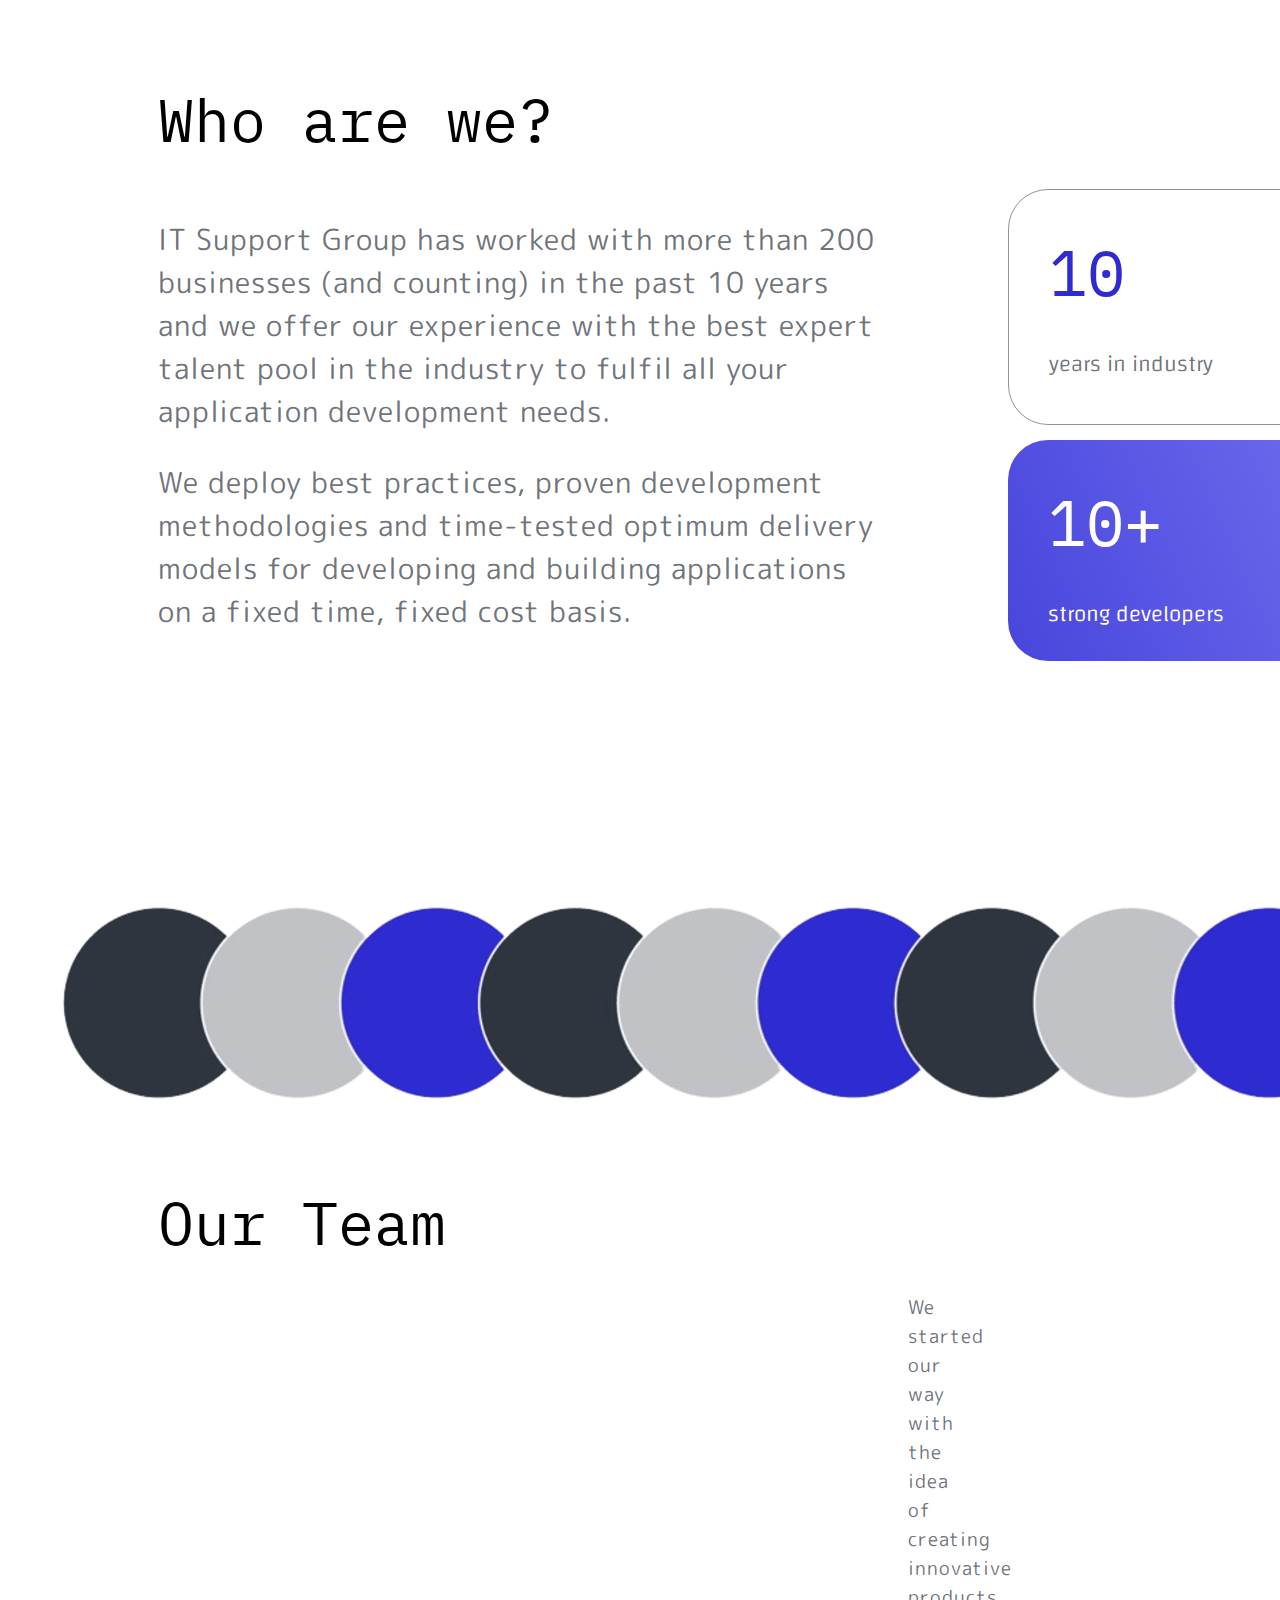
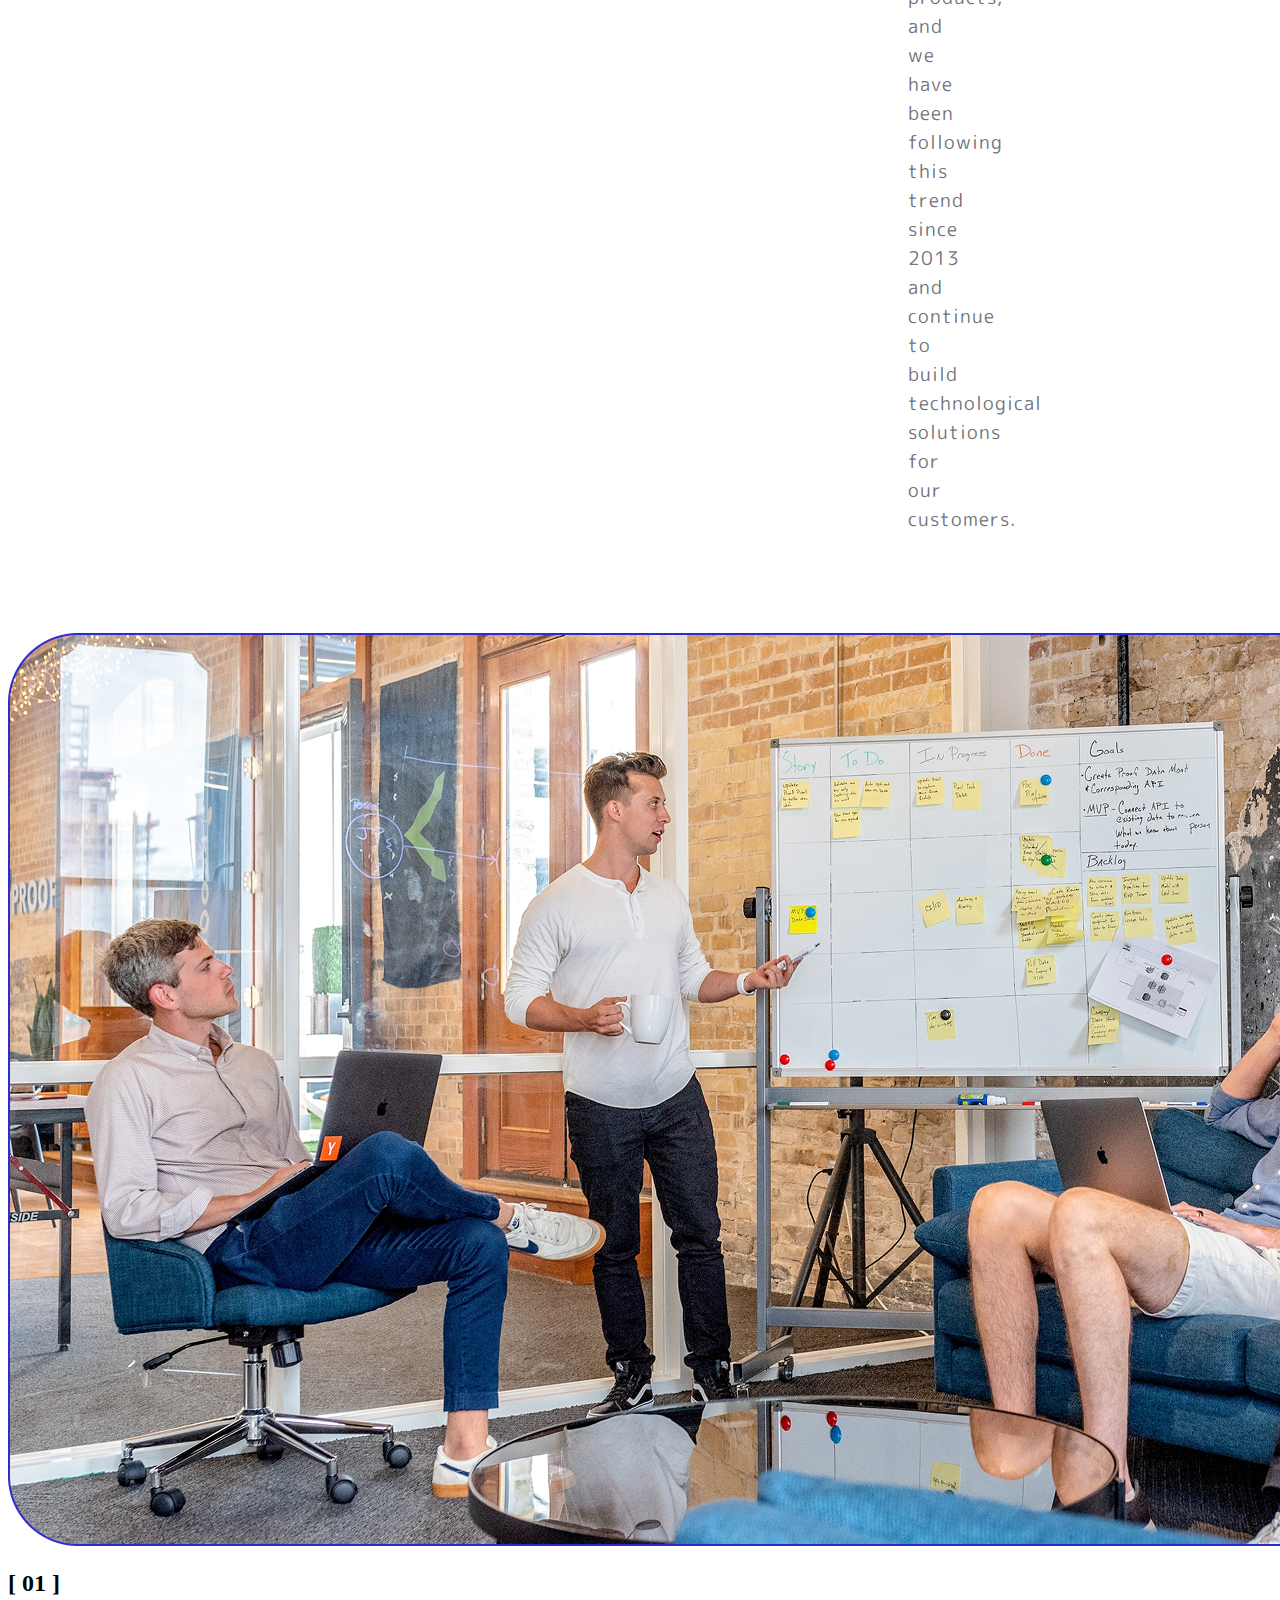
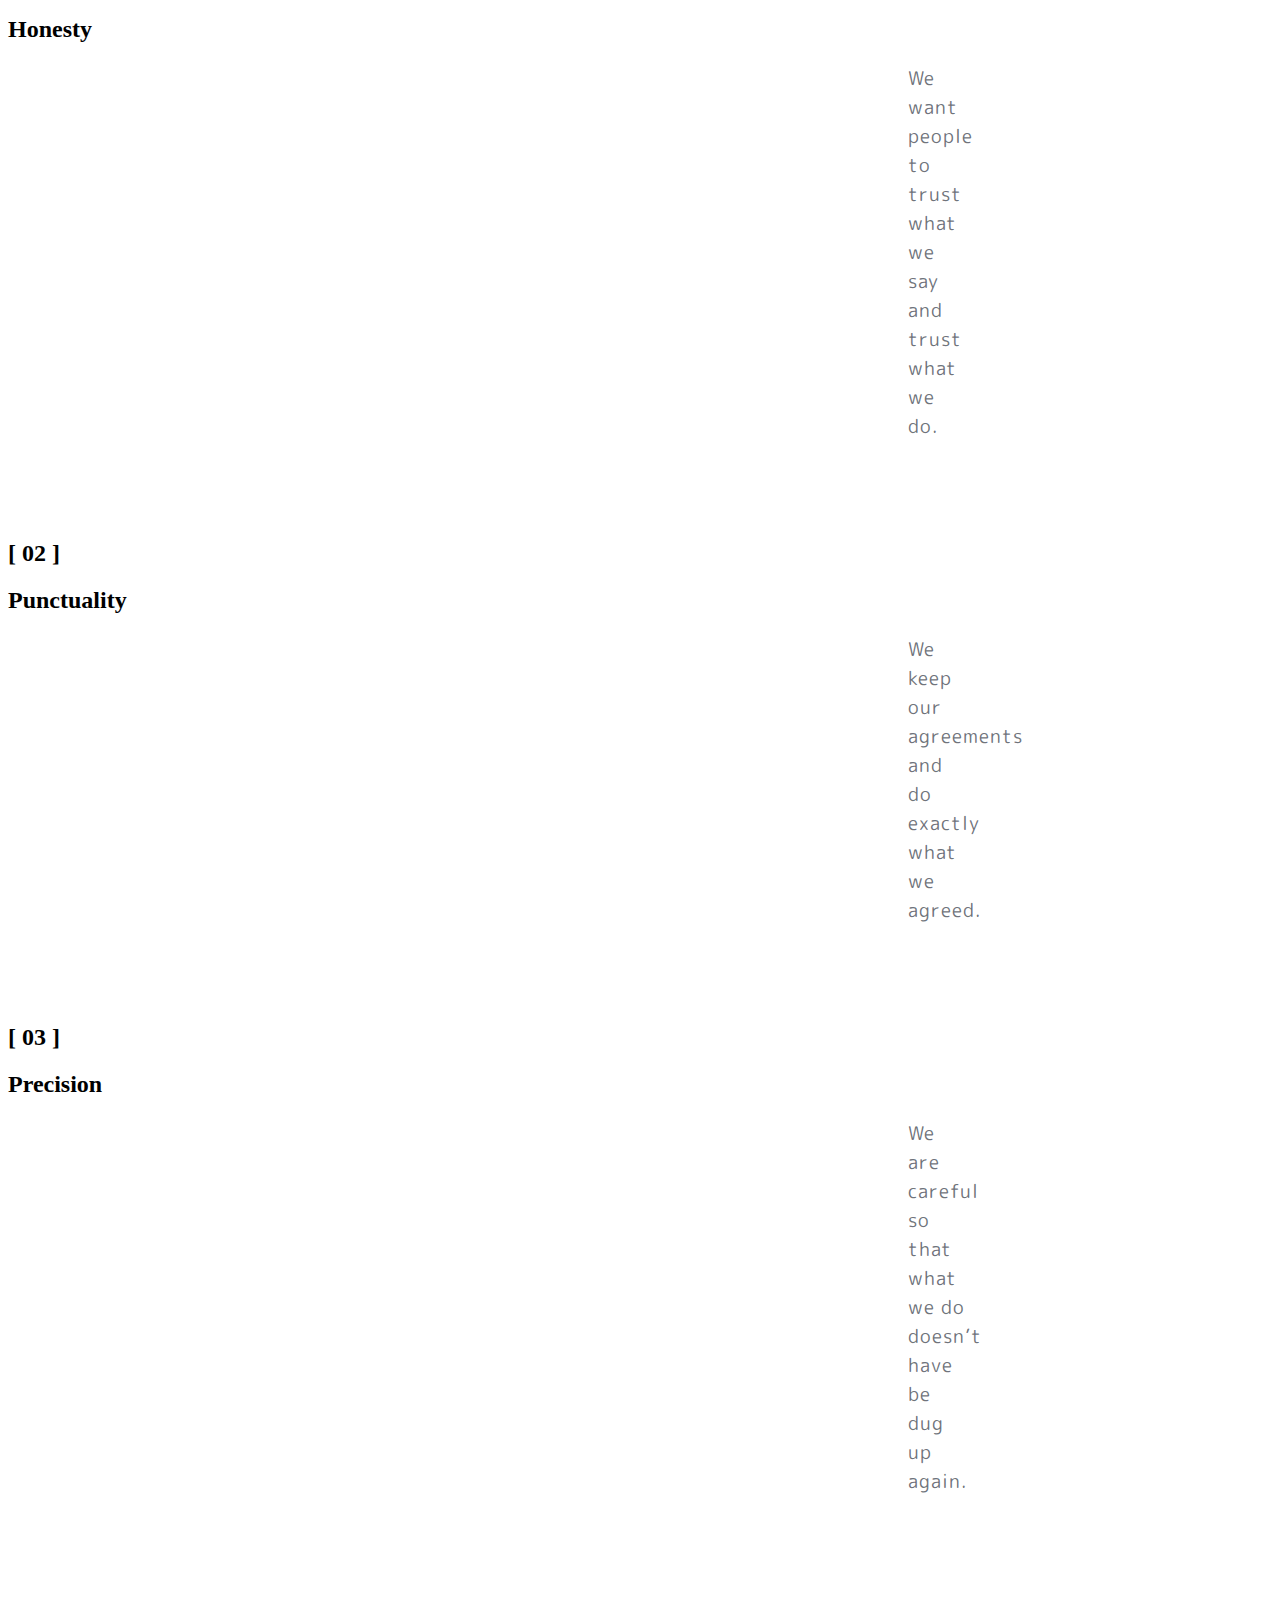
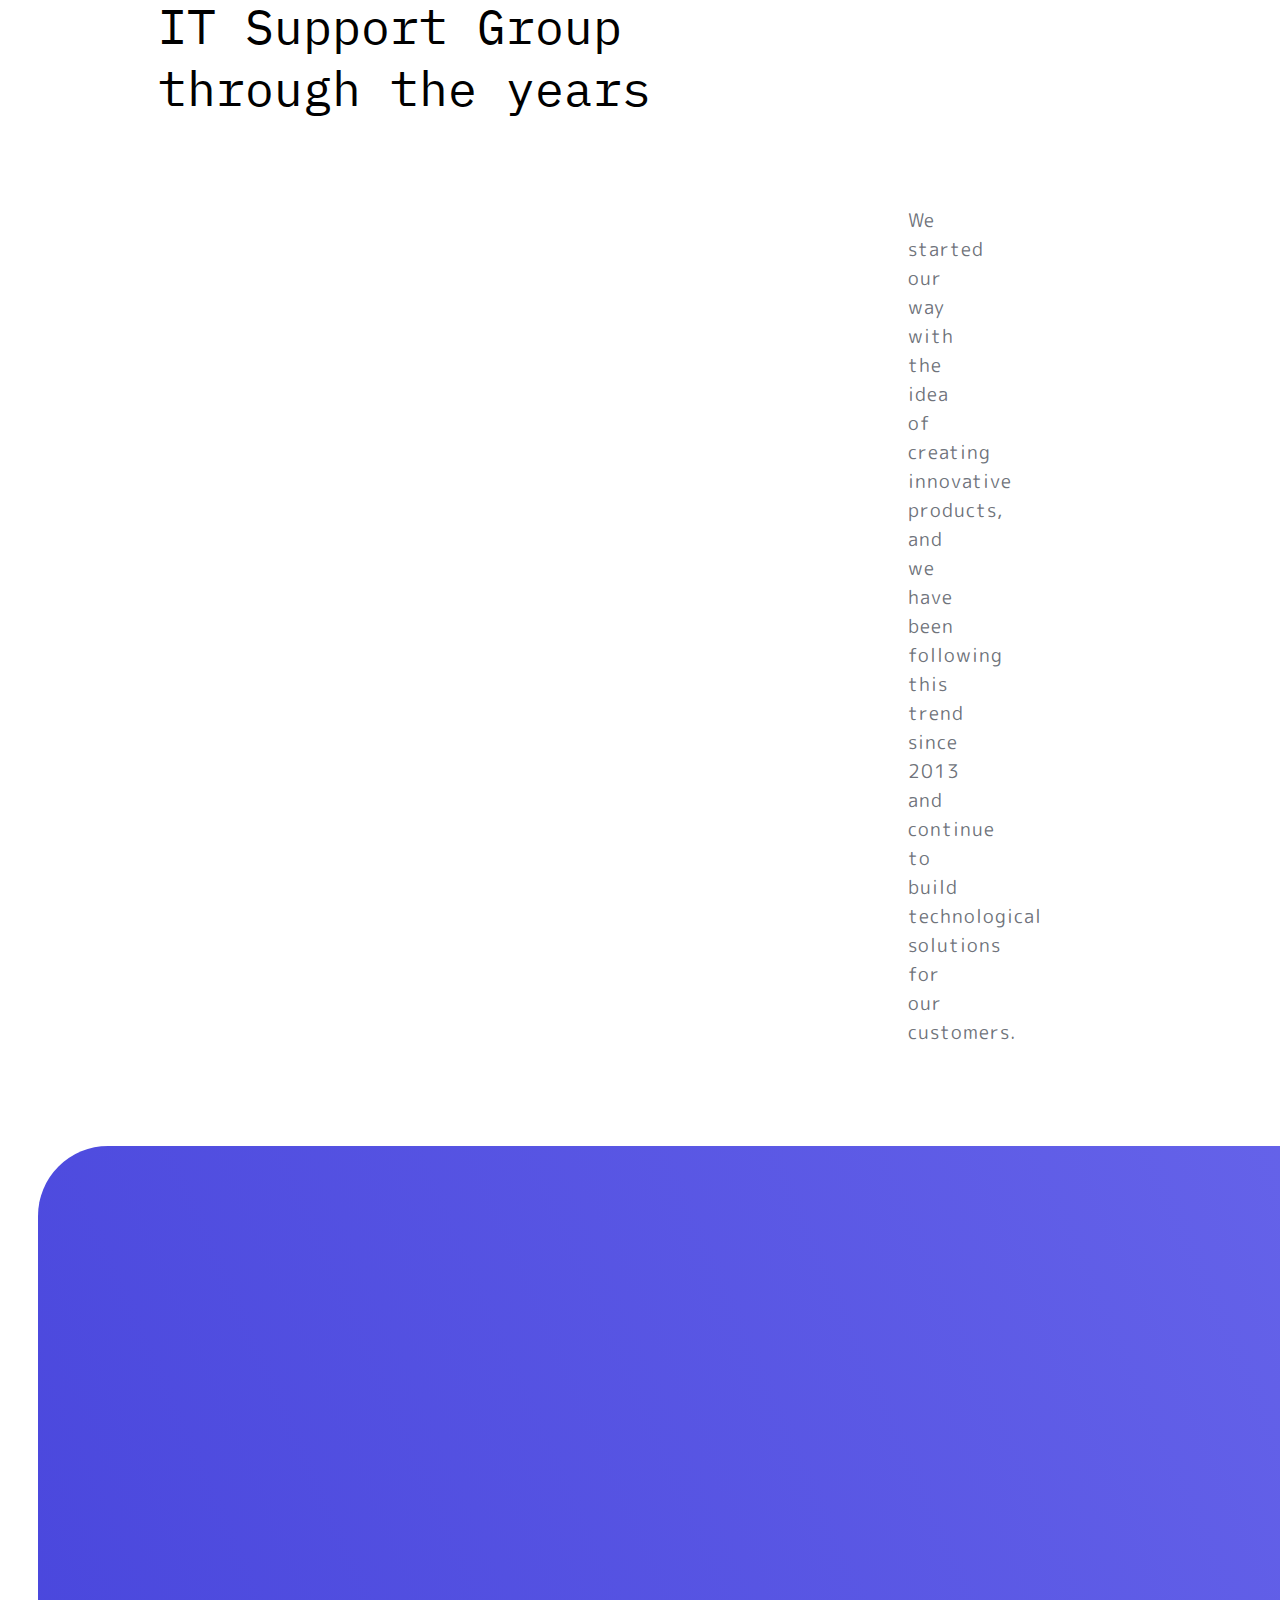
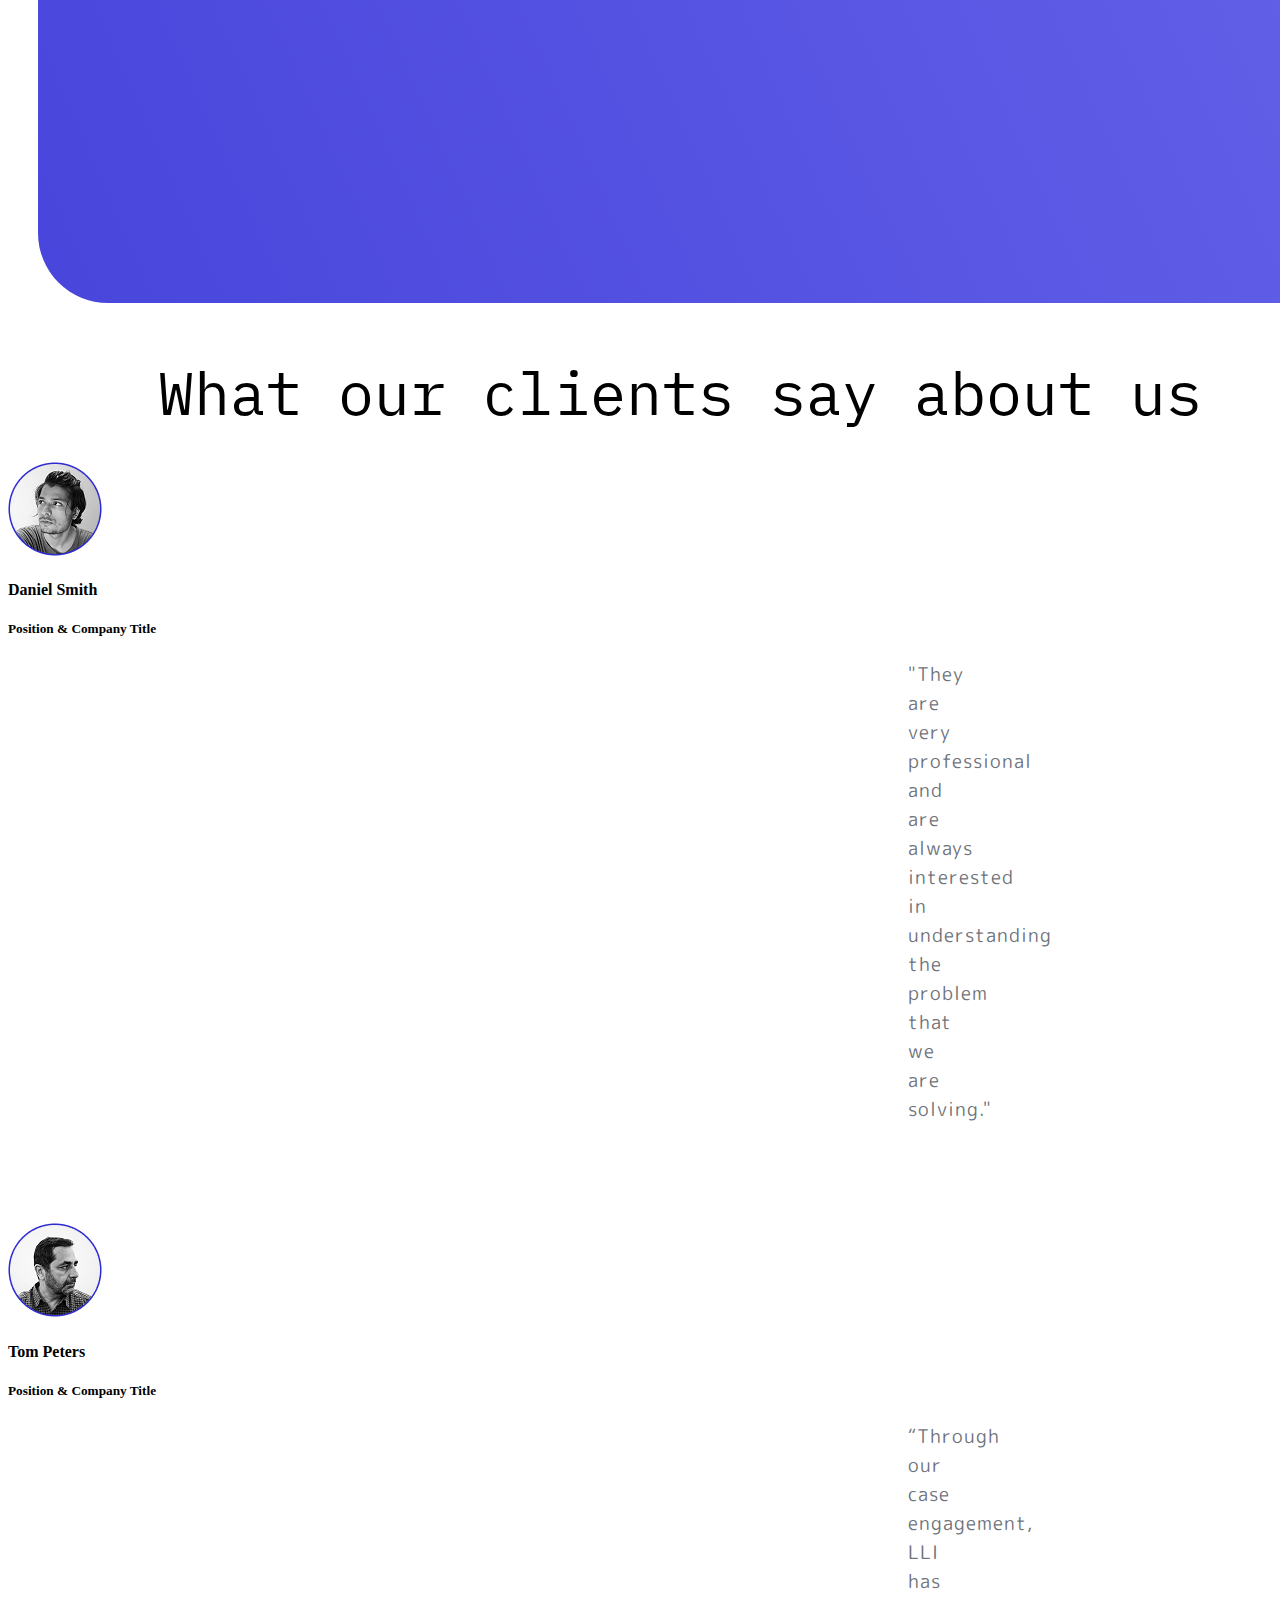
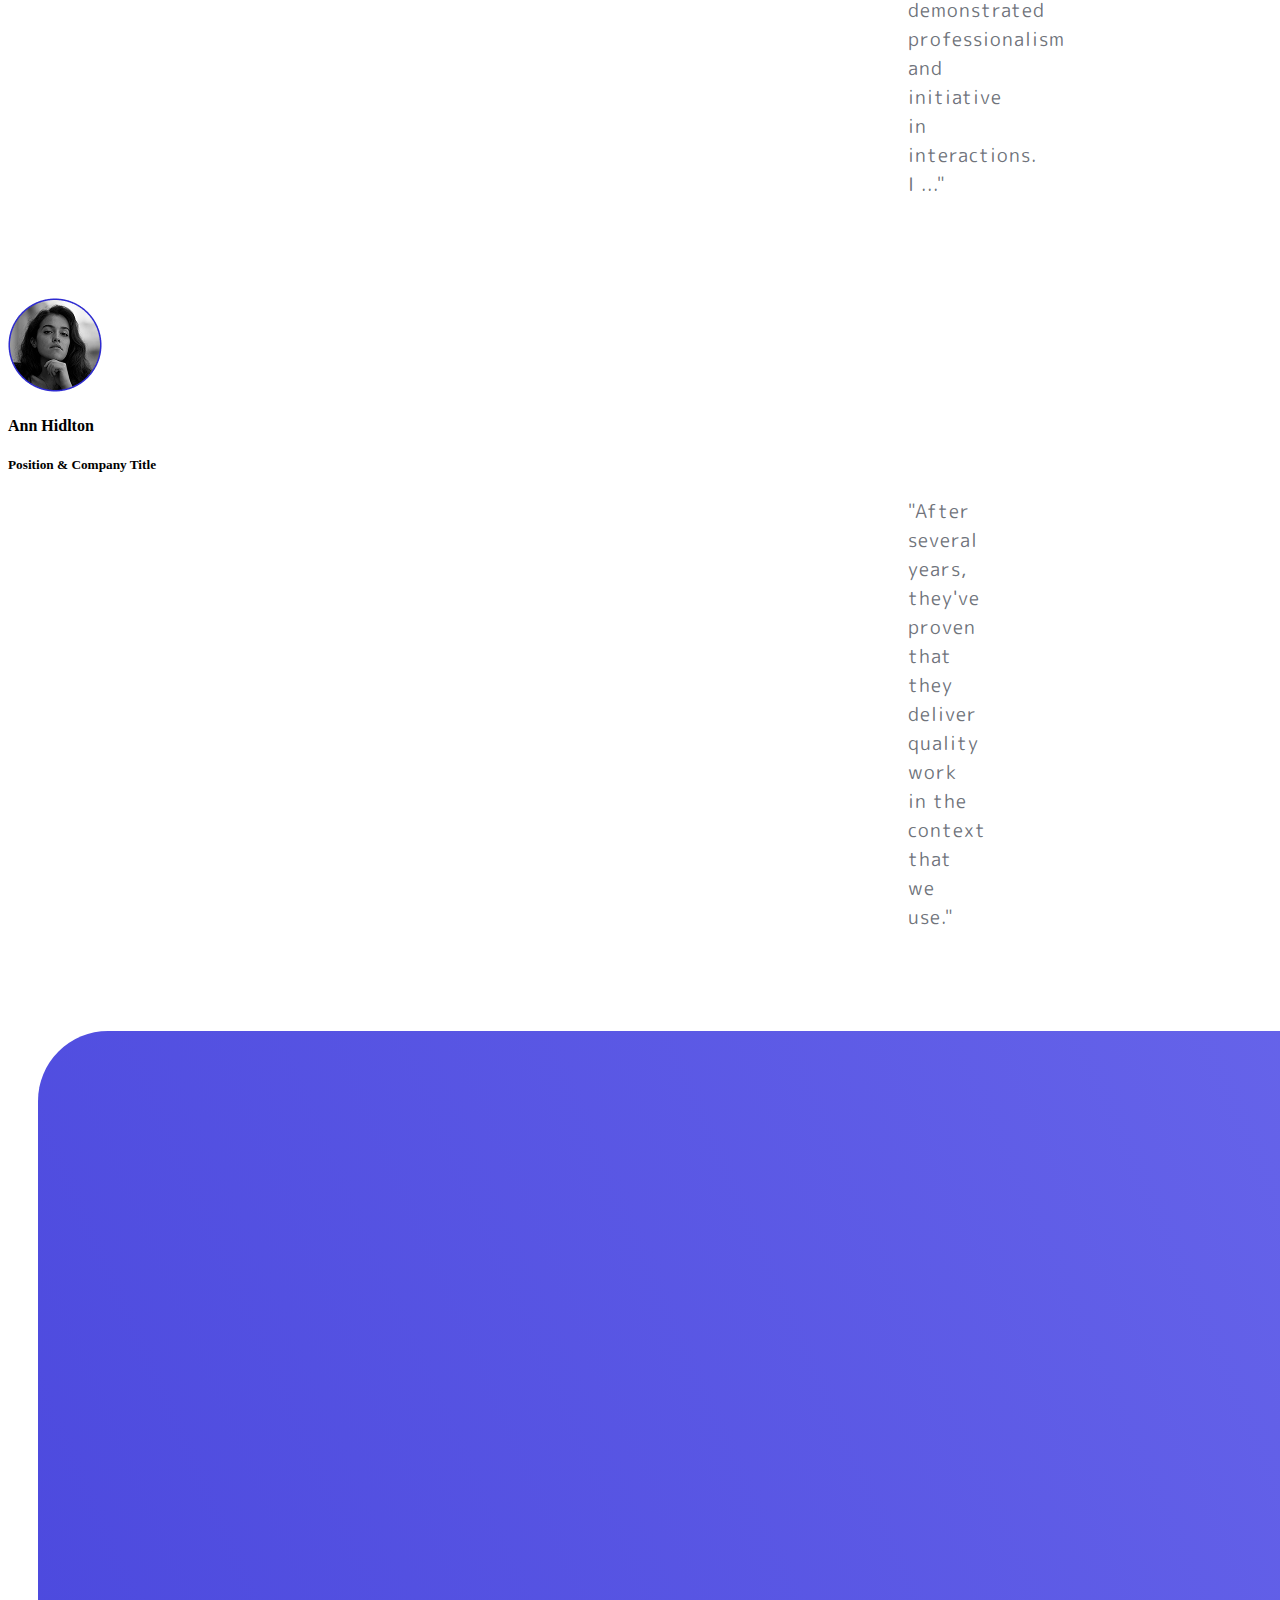
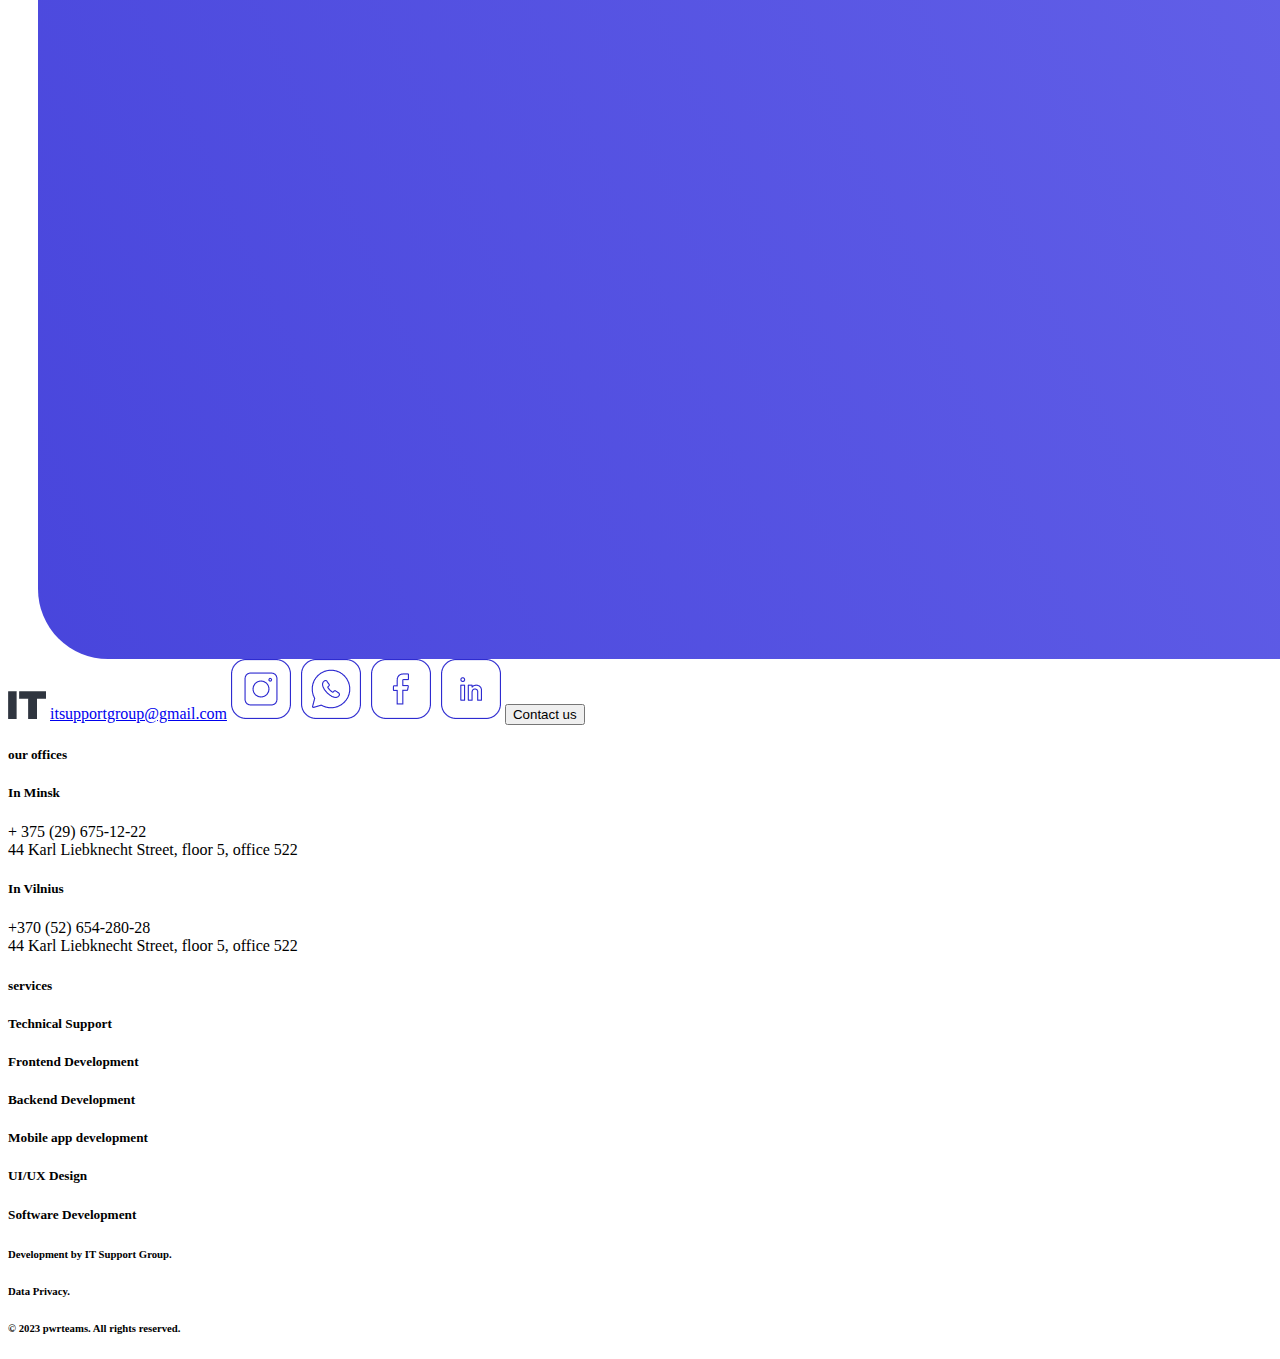
<file: pages/About Page.html>
<!DOCTYPE html>
<html lang="en">
  <head>
    <meta charset="UTF-8" />
    <meta name="viewport" content="width=device-width, initial-scale=1.0" />
    <title>About Page</title>
    <link rel="stylesheet" href="../css/About.css" />
    <style>
      @import url("https://fonts.googleapis.com/css2?family=M+PLUS+Rounded+1c&display=swap");
      @import url("https://fonts.googleapis.com/css2?family=Changa:wght@200..800&family=M+PLUS+Rounded+1c&display=swap");
      @import url("https://fonts.googleapis.com/css2?family=Agbalumo&family=Berkshire+Swash&family=Big+Shoulders+Display:wght@100..900&family=IBM+Plex+Mono:ital,wght@0,100;0,200;0,300;0,400;0,500;0,600;0,700;1,100;1,200;1,300;1,400;1,500;1,600;1,700&family=Lexend+Deca:wght@100..900&family=Merienda:wght@300..900&family=Molle&family=Playwrite+AU+VIC+Guides&family=Playwrite+NL+Guides&display=swap");
      @import url("https://fonts.googleapis.com/css2?family=Liter&display=swap");
    </style>
  </head>
  <body>
    <main>
      <h4 class="about">Who are we?</h4>
      <div class="grido_deze">
        <div class="tekstas_about">
          <p>
            IT Support Group has worked with more than 200 businesses (and
            counting) in the past 10 years and we offer our experience with the
            best expert talent pool in the industry to fulfil all your
            application development needs.
          </p>
          <p>
            We deploy best practices, proven development methodologies and
            time-tested optimum delivery models for developing and building
            applications on a fixed time, fixed cost basis.
          </p>
        </div>

        <div class="deze">
          <div class="pirmoji">
            <h2>10</h2>
            <p class="grid">years in industry</p>
          </div>
          <div class="antroji">
            <h2>200</h2>
            <p class="grid">clients worldwide</p>
          </div>
          <div class="trecioji">
            <h2 class="baltasis">10+</h2>
            <p class="grid_baltas">strong developers</p>
          </div>
          <div class="ketvirtoji">
            <h2>8-10</h2>
            <p class="grid_is">weeks project take with development</p>
          </div>
        </div>
      </div>

      <div class=".rutuliai">
        <img src="../images/Rutuliukai.png" alt="Balls" />
      </div>

      <h2 class="about">Our Team</h2>
      <p class="mazesni">
        We started our way with the idea of creating innovative products, and we
        have been following this trend since 2013 and continue to build
        technological solutions for our customers.
      </p>

      <div class="draugeliai">
        <img src="../images/Draugeliai.png" alt="Draugai" />
      </div>

      <div class="trys stulpeliai">
        <div class="pirmiausias">
          <h2>[ 01 ]</h2>
          <h2>Honesty</h2>
          <p class="mazesni">
            We want people to trust what we say and trust what we do.
          </p>
        </div>
        <div class="antriausias">
          <h2>[ 02 ]</h2>
          <h2>Punctuality</h2>
          <p class="mazesni">
            We keep our agreements and do exactly what we agreed.
          </p>
        </div>
        <div class="treciausias">
          <h2>[ 03 ]</h2>
          <h2>Precision</h2>
          <p class="mazesni">
            We are careful so that what we do doesn’t have be dug up again.
          </p>
        </div>
      </div>
      <h2 class="support">IT Support Group through the years</h2>
      <p class="mazesni">
        We started our way with the idea of creating innovative products, and we
        have been following this trend since 2013 and continue to build
        technological solutions for our customers.
      </p>

      <div class="melynas"></div>

      <h2 class="about">What our clients say about us</h2>
      <div class="trys nuotraukos">
        <div class="pirma fotke">
          <img src="../images/Pfp1.png" alt="" />
          <h4>Daniel Smith</h4>
          <h5>Position & Company Title</h5>
          <p class="mazesni">
            "They are very professional and are always interested in
            understanding the problem that we are solving."
          </p>
        </div>
        <div class="antriausias">
          <img src="../images/Pfp2.png" alt="" />
          <h4>Tom Peters</h4>
          <h5>Position & Company Title</h5>
          <p class="mazesni">
            “Through our case engagement, LLI has demonstrated professionalism
            and initiative in interactions. I ..."
          </p>
        </div>
        <div class="treciausias">
          <img src="../images/Pfp3.png" alt="" />
          <h4>Ann Hidlton</h4>
          <h5>Position & Company Title</h5>
          <p class="mazesni">
            "After several years, they've proven that they deliver quality work
            in the context that we use."
          </p>
        </div>
      </div>

      <div class="antras_melynas"></div>

      <footer>
        <div class="left">
          <img src="../images/Vector 1.png" />
          <a href="itsupportgroup@gmail.com">itsupportgroup@gmail.com</a>
          <img src="../images/Social_Networks.png" />
          <input type="button" value="Contact us" />
        </div>
        <div class="middle">
          <h5 class="pilkas">our offices</h5>
          <h5 class="melyna">In Minsk</h5>
          <p>
            + 375 (29) 675-12-22 <br />
            44 Karl Liebknecht Street, floor 5, office 522
          </p>
          <h5 class="melyna">In Vilnius</h5>
          <p>
            +370 (52) 654-280-28 <br />
            44 Karl Liebknecht Street, floor 5, office 522
          </p>
        </div>
        <div class="right">
          <h5 class="pilkas">services</h5>
          <h5 class="melyna">Technical Support</h5>
          <h5 class="melyna">Frontend Development</h5>
          <h5 class="melyna">Backend Development</h5>
          <h5 class="melyna">Mobile app development</h5>
          <h5 class="melyna">UI/UX Design</h5>
          <h5 class="melyna">Software Development</h5>
        </div>
      </footer>
      <div class="apacia">
        <h6 class="pilkas">Development by IT Support Group.</h6>
        <h6 class="pilkas">Data Privacy.</h6>
        <h6 class="pilkas">© 2023 pwrteams. All rights reserved.</h6>
      </div>
    </main>
  </body>
</html>
</file>
<file: css/style.css>
body,
html {
  margin: 0;
  padding: 0;
  width: auto;
}
header {
  background: linear-gradient(rgba(0, 0, 0, 0.5), rgba(0, 0, 0, 0.05)),
    url("../images/Headeris.png");
  opacity: 0.9;
  background-repeat: no-repeat;
  background-size: cover;
   height: 975px;
}

.top{
  border-bottom: 1px solid white;
  width: 100%;
  height: 119px;
  display: flex;
 justify-content: space-between;

}

a{
  color: white;
  text-decoration: none;
}

a::after{
  color: white;
  text-decoration: none;
}

nav {
  width: 620px;
  height: 119px;
  display: flex;
  justify-content:space-around;
  align-items: center;
  border-right: 1px solid white;
}

ul {
  list-style-type: none;
padding: 0;
margin: 0;
}

#logo {
  width: 204px;
  height: 63px;
  top: 28px;
  left: 30px;
  padding-top: 28px;
  padding-left: 30px;
}

#language {
  position: absolute;
  width: 62px;
  height: 23px;
  top: 48px;
  left: 1479px;
  color: white;
  font-family: "M PLUS Rounded 1c";
  margin: 0;
}

#EN {
background: none;
color: white;
border: 1px solid white;
border-radius: 5px;
left: 42px;
width: 20px;
height: 20px;
}

#en {
  display: inline-block;
  font-size: 23px;
  margin: 0;
  padding-right: 5px;
}

#contact{
margin: 0px;
display: inline-block;
}

input {
  color: white;
  background: none;
  border: none;
  gap: 120px;
  font-family: "M PLUS Rounded 1c";
  letter-spacing: 1px;
  display: inline-block;
}

.apvalus {
  margin: 70px 0px 0px 150px;
  font-size: 2em;
  border: solid white 1px;
  width: 280px;
  height: 280px;
  border-radius: 360px;
}

#button {
  position: absolute;
  top: 30px;
  left: 1603px;
  background-color: rgba(46, 43, 208, 1);
  border-radius: 10px;
  border: none;
  font-family: "M PLUS Rounded 1c";
  font-size: 20px;
  font-weight: 400;
  color: white;
  padding: 15px 45px;
}


.text {
  font-family: "M PLUS Rounded 1c";
  font-size: 24px;
  font-weight: 400;
  color: white;
  width: auto;
 display: inline-block;
}

.text3 {
  width: 157px;
  height: 23px;
  font-family: "M PLUS Rounded 1c";
  padding: 0;
  width: auto;
 
}

.text2 {
  width: 147px;
  height: 23px;
  font-family: "M PLUS Rounded 1c";
  padding: 0;
  width: auto;
  margin-left: 80px;
  margin-right: 80px;
}

.text1 {
  width: 70px;
  height: 23px;
  font-family: "M PLUS Rounded 1c";
}

#icon1 {
  width: 20px;
  height: 20px;
  left: 42px;
  gap: 0px;
  opacity: 0px;
}

#icon2 {
  padding: 0;
}

h2 {
  font-family: "IBM Plex Mono";
  font-weight: 400;
  margin-left: 150px;
  margin-top: 200px;
  font-size: 4em;
  font-weight: 400;
  margin-left: 150px;
  padding-bottom: 70px;
  margin-bottom: 0;
}

#title {
  width: 892px;
  height: 130px;
  margin-top: 250px;
  margin-left: 150px;
  font-family: "Changa";
  font-weight: 600;
  line-height: 70px;
  font-size: 3.5em;
  text-align: left;
  color: white;
 
}

.container {
  display: grid;
  grid-template-columns: repeat(6, 270px);
  grid-template-rows: repeat(3, 500px);
  margin-left: 150px;
}

.pirmas {
  grid-column: 1/3;
  grid-row: 1/2;
  border-radius: 70px;
  border: solid 1px #95989d;
  padding: 50px;
}
.antras {
  grid-column: 3/5;
  grid-row: 1/2;
  border-radius: 70px;
  border: solid 1px #95989d;
  padding: 50px;
}
.trecias {
  grid-column: 5/7;
  grid-row: 1/2;
  border-radius: 70px;
  border: solid 1px #95989d;
}
.ketvirtas {
  grid-column: 4/7;
  grid-row: 2/3;
  border-radius: 70px;
  border: solid 1px #95989d;
  padding: 50px;
}
.penktas {
  grid-column: 1/5;
  grid-row: 3/4;
  border-radius: 70px;
  border: solid 1px #95989d;
  padding: 50px;
}
.sestas {
  grid-column: 5/7;
  grid-row: 3/4;
  border-radius: 70px;
  border: solid 1px #95989d;
}

.sestas img{
  width: 100%;
  height: 100%;
}
.septintas {
  grid-column: 1/4;
  grid-row: 2/3;
}

h3 {
  color: #2e2bd0;
  font-size: 2.6em;
  font-family: "IBM Plex Mono";
  font-weight: 400;
}
.didesni {
  font-size: 2em;
  color: #2f353f;
  font-family: "IBM Plex Mono";
  font-weight: 400;
}

.mazesni {
  font-size: 2em;
  color: rgba(47, 53, 63, 0.7);
  font-family: "Liter";
}

.about {
  font-family: "IBM Plex Mono";
}

#why {
  width: 950px;
  height: 108px;
  margin-left: 150px;
  margin-bottom: 180px;
}

.container8 {
  border: 1px solid #2F353F80;
  border-radius: 70px;
  height: 459px;
  width: 1116px;
  padding:60px;
display: inline-block;

}

#paragraph8 {
  height: 270px;
  width: 1116px;
  margin: 0;
}

#close-knit{
  width: 400px;
  height: 39px;
  font-weight: 500;
  margin-bottom: 70px;
  
}

.sidebar {
height: 459px;
width: 305px;
font-size: 32px;
display: inline-block;
margin-left: 100px;
margin-right: 150px;
font-family: "IBM Plex Mono";
}

.ul_border{
  margin-top: 0;
  margin-bottom: 0;
}

.border {
  border-left: 3px solid #2F353F4D ;
  padding-left: 50px;
  height: 103px;
  line-height: 3;
  color: rgba(47, 53, 63, 0.3);
}

.border:hover{
  border-left: 5px solid  #2E2BD0;
  color: #2E2BD0;
}

.dezes{
  display: grid;
  grid-template-columns: repeat(3, 540px);
  grid-template-rows: repeat(2, 220px);
  margin-left: 150px;
 
}

.deze1{
grid-column: 1/2;
grid-row: 1/2;

}

.deze2{
  grid-column:2/3 ;
  grid-row: 1/2;
  border: 1px solid rgba(144, 147, 152, 1);
  border-radius: 40px;
  padding: 40px 40px 53px 40px;
}

.deze3 {
  grid-column:3/4 ;
  grid-row: 1/2;
  border: 1px solid rgba(144, 147, 152, 1);
  border-radius: 40px;
  padding: 40px 40px 53px 40px;
}
.deze4{
  grid-column:1/2 ;
  grid-row: 2/3;
  border: 1px solid rgba(144, 147, 152, 1);
  border-radius: 40px;
  padding: 40px 40px 53px 40px;
}

.deze5{
  grid-column:2/3 ;
  grid-row: 2/3;
  border: 1px solid rgba(144, 147, 152, 1);
  border-radius: 40px;
  padding: 40px 40px 53px 40px;

}

.deze6{
  grid-column:3/4 ;
  grid-row: 2/3;
  border-radius: 40px;
  width: 440px;
  height: 250px;
  background-color: rgba(120, 118, 242, 1);
  margin-top: 20px;
  margin-left: 20px;
  padding: 50px 30px 53px 50px;
  color: rgba(255, 255, 255, 1);
}

.maziausi{
  font-size: 1.5em;
  color: rgba(47, 53, 63, 0.7);
  font-family: "Liter";
}

.kitoks{
  font-family: "IBM Plex Mono";
  font-weight: 400;
  font-size: 1.6em;
  margin-top: 0;
}

#purple {
  height:108px;
  width: 447px;
  line-height: 2;
  color: rgba(255, 255, 255, 0.7);
  margin-top: 40px;
}

#diff{
  height: 78px;
  width: 400px;
  margin: 71px 60px;
}

#LEARN{
  color: black;
  margin: 100px 0px 0px 0px;
  font-size: 2em;
  border: solid black 1px;
  width: 280px;
  height: 280px;
  border-radius: 360px;
}

#technology{
margin-top: 80px;
margin-left: 900px;
height: 144px;
width: 800px;
margin-bottom: 80px;
}

.grafikas{
  width:1622px;
  height: 238px;
  margin-top: 150px;
  margin-left: 150px;
  background-image: url(../images/linija.png);
}

.technologija{
  height: 680px;
}

.industry{
  height: 658px;
}

.box{
  height: 460px;
  width: 506px;
display: inline-block;
}

.box1{
  margin-left: 150px;
}

.box2{
  margin-left: 51px;
}

.box3{
  margin-left: 51px;
}

h4{
font-size: 2.7em;
font-family: "IBM Plex Mono";
font-weight: 400;
margin-top: 40px;
margin-bottom: 40px;
}

.m1{
padding-top: 40px;
border-top: 1px solid rgba(47, 53, 63, 1);
}

.m2{
  padding-top: 40px;
  border-top: 1px solid rgba(47, 53, 63, 1);
  }

  .m3{
    padding-top: 40px;
    border-top: 1px solid rgba(47, 53, 63, 1);
    }

    .violetinis{
      width:98%;
      height: 1004px;
      margin-left: 25px;
      margin-top: 350px;
      padding: 100px;
      border-radius:70px;
      background: linear-gradient(66deg, #2e2bd0 -67.89%, #7876f2 125.28%);
      display: grid;
     grid-template-columns: repeat(2, 1fr);
     grid-template-rows: repeat(6, 1fr);
     column-gap: 270px;
     box-sizing: border-box;

    }

    h1{
      grid-column: 1/2;
      grid-row: 1/2;
      font-family: "IBM Plex Mono";
      font-weight: 400;
      font-size: 89px;
      color: white;
      height: 260px;
      width:645px ;
     margin: 0; 
     letter-spacing: 0%;
    }

    .vp{
      grid-column: 2/3;
      grid-row: 1/2;
     margin: 0;
      color: rgba(255, 255, 255, 0.767);
      justify-self: start;
      align-self: center;
      font-size: 24px;
    }

    [class^="input"]{
      font-family: Neue Machina;
      font-weight: 400;
      font-size: 32px;
      line-height: 48px;
      letter-spacing: 0%;
      font-family: "IBM Plex Mono";
      border-bottom: 1px solid rgba(255, 255, 255, 0.7);
      height: 62px;
      width: 700px;
      justify-self: start;
      align-self: center;
      
    }
    ::placeholder{
      color: rgba(255, 255, 255, 0.7);
    }

    .input1{
      grid-row: 3/4;
      grid-column: 1/2;
    }

    .input2{
      grid-row: 4/5;
      grid-column: 1/2;
    }

    .input3{
      grid-row: 5/6;
      grid-column: 1/2;
    }

    .input4{
grid-column: 2/3;
grid-row: 3/4;
    }

    .input5{
      grid-column: 2/3;
      grid-row: 4/5;
color: transparent;
display: none;
          }

          label{
            grid-column: 2/3;
            grid-row: 4/5;
            font-weight: 400;
            font-size: 32px;
            line-height: 48px;
            font-family: "IBM Plex Mono";
            border-bottom: 1px solid rgba(255, 255, 255, 0.7);
            height: 62px;
            width: 700px;
            justify-self: start;
            align-self: center;
            color: rgba(255, 255, 255, 0.7);
          }

    #Submit{
      grid-column: 1/2;
      grid-row: 6/7;
      height: 60px;
      width: 205px;
      border-radius: 10px;
      padding: 17px 40px;
      color:rgba(46, 43, 208, 1);
      font-size: 20px;
     background-color: white;
     justify-self: start;
      align-self: center;
      font-weight: 400;
    }

    #Download{
      grid-column: 2/3;
      grid-row: 2/3;
      height: 60px;
      width: 305px;
      border-radius: 10px;
      border: 1px solid white;
      color: white;
      font-size: 20px;
      font-family:"IBM Plex Mono" ;
      justify-self: start;
      align-self: center;
    }

    #strong{
font-weight: 600;
font-size: 24px;
line-height: 36px;
text-decoration: underline;
color: white;
    }

    @media (max-width:375px)  {
      header {
        background: linear-gradient(rgba(0, 0, 0, 0.5), rgba(0, 0, 0, 0.05)),
          url("../images/Headeris.png");
        opacity: 0.9;
        background-repeat: no-repeat;
        background-size: cover;
         height: 867px;
         width: 100%;
      }

      nav{
        display: none;
      }

      .top{
        border: none;
      }

      #logo {
        width: 150px;
        height: 49px;
        padding-top: 40px;
        padding-left: 113px;
     
    }
    #title {
      width: 300px;
      height: 130px;
      margin-top: 150px;
      margin-left: 20px;
      font-family: "Changa";
      font-weight: 600;
      line-height: 1;
      font-size: 3em;
      text-align: left;
      color: white;
     
    }

    input {
      color: white;
      background-color: rgba(46, 43, 208, 1);
      border: none;
      gap: 0;
      font-family: "M PLUS Rounded 1c";
      letter-spacing: 1px;
      display: inline-block;
    }
    
    .apvalus {
      margin: 200px 0px 0px 128px;
      font-size: 0.9em;
      border: solid rgba(46, 43, 208, 1) 1px;
      width: 120px;
      height: 120px;
      border-radius: 360px;
    }

    h2 {
      font-family: "IBM Plex Mono";
      font-weight: 400;
      margin-left:20px;
      margin-top: 80px;
      font-size: 1.9em;
      font-weight: 400;
      padding-bottom: 30px;
      margin-bottom: 0;
      letter-spacing: -1px;
    }

    .container {
      display: grid;
      grid-template-columns: repeat(1, 335px);
      grid-template-rows: repeat(7, 270px);
      margin-left: 20px;
    }
    
    .pirmas {
      grid-column: 1/2;
      grid-row: 1/2;
      border-radius: 50px;
      border: solid 1px #95989d;
      padding: 30px;
    }
    .antras {
      grid-column: 1/2;
      grid-row: 2/3;
      border-radius: 50px;
      border: solid 1px #95989d;
      padding: 30px;
    }
    .trecias {
      grid-column: 1/2;
      grid-row: 3/4;
      border-radius: 50px;
      border: solid 1px #95989d;
    }

    .trecias img{
      width: 100%;
      height: 100%;
    }
    .ketvirtas {
      grid-column: 1/2;
      grid-row: 5/6;
      border-radius: 50px;
      border: solid 1px #95989d;
      padding: 30px;
    }
    .penktas {
      grid-column: 1/2;
      grid-row: 6/7;
      border-radius: 50px;
      border: solid 1px #95989d;
      padding: 30px;
    }
    .sestas {
      grid-column: 1/2;
      grid-row: 7/8;
      border-radius: 50px;
      border: solid 1px #95989d;
    }
    
    .sestas img{
      width: 100%;
      height: 100%;
    }
    .septintas {
      grid-column: 1/2;
      grid-row: 4/5;
    }

    .septintas img{
      width: 100%;
      height: 100%;
    }
    
    h3 {
      color: #2e2bd0;
      font-size: 1.7em;
      font-family: "IBM Plex Mono";
      font-weight: 400;
      margin-top:0;
    }
    .didesni {
      font-size: 1.4em;
      color: #2f353f;
      font-family: "IBM Plex Mono";
      font-weight: 400;
      margin: auto;
    }
    
    .mazesni {
      font-size: 1em;
      color: rgba(47, 53, 63, 0.7);
      font-family: "Liter";
    }

    #why {
      width: 335px;
      height: 108px;
      margin-left: 20px;
      margin-bottom: 50px;
      margin-top: 0;
    }

    .sidebar {
      height: auto;
      width: 335px;
      font-size: 0.8em;
      margin-left: 20px;
      margin-right: 0px;
      font-family: "IBM Plex Mono";
      }
      
      .ul_border{
        margin:0;
        width:100%;
      }

      .ul_border li{
        display: inline-block;
      }
      
      .border{
        border-top: 3px solid #2F353F4D ;
        border-left:none ;
        padding-left: 11px;
        padding-right: 11px;
        width: auto;
        line-height: 3;
        color: rgba(47, 53, 63, 0.3);
      }
      
      .border:hover{
        border-top: 5px solid  #2E2BD0;
        border-left: none;
        color: #2E2BD0;
      } 

      .container8 {
        border: 1px solid #2F353F80;
        border-radius: 50px;
        height: 285px;
        width: auto;
        padding:30px;
      display: inline-block;
      margin-left: 20px;
      margin-right: 20px;
      
      }
      
      #paragraph8 {
        height: 270px;
        width: 275px;
        margin: 0;
      }
      
      #close-knit{
        width: 275px;
        height: 39px;
        font-weight: 500;
        margin-bottom: 10px;
      }

      .dezes{
        display: grid;
        grid-template-columns: repeat(1,335px);
        grid-template-rows: repeat(6, 78px);
        margin-left: 20px;
      }
      
      .deze1{
      grid-column: 1/2;
      grid-row: 1/2;
      padding: 20px;
      }
      
      .deze2{
        grid-column:1/2;
        grid-row: 2/3;
        border: 1px solid rgba(144, 147, 152, 1);
        border-radius: 20px;
        padding: 15px;
      }
      
      .deze3 {
        grid-column:1/2 ;
        grid-row: 3/4;
        border: 1px solid rgba(144, 147, 152, 1);
        border-radius: 20px;
        padding: 15px;
      }
      .deze4{
        grid-column:1/2 ;
        grid-row: 4/5;
        border: 1px solid rgba(144, 147, 152, 1);
        border-radius: 20px;
        padding: 15px;
      }
      
      .deze5{
        grid-column:1/2 ;
        grid-row: 5/6;
        border: 1px solid rgba(144, 147, 152, 1);
        border-radius: 20px;
        padding: 15px;
      
      }
      
      .deze6{
        grid-column:1/2;
        grid-row: 6/7;
        border-radius: 20px;
        width: auto;
        height: 78px;
        background-color: rgba(120, 118, 242, 1);
        margin-top: 15px;
        margin-left: 0;
        padding: 15px;
        color: rgba(255, 255, 255, 1);
        margin-bottom: 50px;
      }
      
      .maziausi{
        font-size: 0.9em;
        color: rgba(47, 53, 63, 0.7);
        font-family: "Liter";
        margin: 0;
      }

      .dink{
        display: none;
      }
      
      .kitoks{
        font-family: "IBM Plex Mono";
        font-weight: 400;
        font-size: 1em;
        margin-top: 0;
        margin-bottom: 5px;
        width: 295px;
      }

      #purple {
        height:auto;
        width: 275px;
        line-height: 2;
        color: rgba(255, 255, 255, 0.7);
        margin-top: 30px;
      }
      
      #diff{
        height: 78px;
        width: 335px;
        margin: 1px 0px;
      }
      
      #LEARN{
        color: black;
        margin: 80px 0px 0px 108px;
      font-size: 1em;
      border: solid rgb(0, 0, 0) 1px;
      width: 120px;
      height: 120px;
      border-radius: 360px;
      background: none;
      }

      #technology{
        margin-top: 0;
        margin-left: 20px;
        margin-right:20px ;
        height: 110px;
        width: auto;
        margin-bottom: 30px;
        }
        
        .grafikas{
          width:250px;
          height: 450px;
          margin-top: 0;
          margin-left: 20px;
          background-image: url(../images/Technologies.png);
          background-size: contain;
        }
        
        .technologija{
          height: 680px;
        }
        
        .industry{
          display: none;
        }

        /* cia reikia iterpti is about page */

        .violetinis{
          width:335px;
          height: 601px;
          margin-left: 25px;
          margin-top: 10px;
          padding: 20px;
          border-radius:30px;
          background: linear-gradient(66deg, #2e2bd0 -67.89%, #7876f2 125.28%);
          display: grid;
         grid-template-columns: repeat(1, 1fr);
         grid-template-rows: repeat(11, 50px);
         box-sizing: border-box;
    
        }
    
        h1{
          grid-column: 1/2;
          grid-row: 1/3;
          font-family: "IBM Plex Mono";
          font-weight: 400;
          font-size: 2em;
          color: white;
          height: auto;
          width:300px ;
         margin: 0; 
         letter-spacing: 0%;
        }
    
        .vp{
          grid-column: 1/2;
          grid-row: 3/5;
         margin: 0;
          color: rgba(255, 255, 255, 0.767);
          justify-self: start;
          align-self: center;
          font-size: 0.8em;
        }
    
        [class^="input"]{
          font-family: Neue Machina;
          font-weight: 400;
          font-size: 0.8em;
          line-height: 48px;
          letter-spacing: 0%;
          font-family: "IBM Plex Mono";
          border-bottom: 1px solid rgba(255, 255, 255, 0.7);
          height: 50px;
          width: 300px;
          justify-self: start;
          align-self: flex-start;
          background: none;
        }
        ::placeholder{
          color: rgba(255, 255, 255, 0.7);
        }
    
        .input1{
          grid-row: 6/7;
          grid-column: 1/2;
        }
    
        .input2{
          grid-row: 7/8;
          grid-column: 1/2;
        }
    
        .input3{
          grid-row: 8/9;
          grid-column: 1/2;
        }
    
        .input4{
          grid-column: 1/2;
    grid-row: 9/10;
        }
    
        .input5{
          grid-column: 1/2;
          grid-row: 10/11;
    color: transparent;
    display: none;
              }
    
              label{
                grid-column: 1/2;
                grid-row: 10/11;
                font-weight: 400;
                font-size: 0.8em;
                line-height: 48px;
                font-family: "IBM Plex Mono";
                border-bottom: 1px solid rgba(255, 255, 255, 0.7);
                height: 50px;
                width: 300px;
                justify-self: start;
                align-self: start;
                color: rgba(255, 255, 255, 0.7);
              }
    
        #Submit{
          grid-column: 1/2;
          grid-row: 11/12;
          height: 30px;
          width: 155px;
          border-radius: 5px;
          padding: 7px ;
          color:rgba(46, 43, 208, 1);
          font-size: 0.9em;
         background-color: white;
         justify-self: start;
          align-self: end;
          font-weight: 400;
        }
    
        #Download{
          grid-column: 1/2;
          grid-row: 5/6;
          height: 30px;
          width: 155px;
          border-radius: 5px;
          border: 1px solid white;
          color: white;
          font-size: 0.7em;
          font-family:"IBM Plex Mono" ;
          justify-self: start;
          align-self:end;
          letter-spacing: normal;
          background: none;
        }
    
        #strong{
    font-weight: 600;
    font-size: 0.9em;
    line-height: normal;
    text-decoration: underline;
    color: white;
        }
  }
</file>
<file: css/About.css>
.about {
  font-family: "IBM Plex Mono";
  font-weight: 400;
  font-size: 60px;
  margin-left: 150px;
  margin-bottom: 30px;
}
.tekstas_about {
  font-family: "M PLUS Rounded 1c";
  letter-spacing: 1px;
  color: rgba(47, 53, 63, 0.7);
  font-weight: 400;
  font-size: 1.8em;
  height: 455px;
  width: 720px;
  margin: 0;
  grid-row: 1/2;
  grid-column: 1/2;
  margin-left: 150px;
}
.rutuliai {
  width: 100%;
  margin: auto;
  margin-bottom: 800px;
}
.mazesni {
  font-family: "M PLUS Rounded 1c";
  letter-spacing: 1px;
  color: rgba(47, 53, 63, 0.7);
  font-weight: 400;
  font-size: 1.2em;
  margin-left: 900px;
  margin-right: 305px;
  margin-bottom: 100px;
}
.draugeliai {
  margin: auto;
}
.support {
  font-family: "IBM Plex Mono";
  font-weight: 400;
  font-size: 3em;
  margin-left: 150px;
  margin-bottom: 30px;
  width: 540px;
  height: 180px;
}
.melynas {
  width: 1800px;
  height: 757px;
  background: linear-gradient(66deg, #2e2bd0 -67.89%, #7876f2 125.28%);
  border-radius: 70px;
  margin: 0;
  margin-left: 30px;
  margin-right: 30px;
}

.antras_melynas {
  width: 1800px;
  height: 1228px;
  background: linear-gradient(66deg, #2e2bd0 -67.89%, #7876f2 125.28%);
  border-radius: 70px;
  margin: 0;
  margin-left: 30px;
  margin-right: 30px;
}

.grido_deze {
  display: grid;
  grid-template-columns: repeat(2, 800px);
  grid-template-rows: repeat(1, 500px);
  margin-bottom: 200px;
}

.deze {
  display: grid;
  grid-template-columns: repeat(2, 358px);
  grid-template-rows: repeat(2, 236px);
  margin-left: 200px;
  margin-right: 150px;
  grid-row: 1/2;
  grid-column: 2/3;
}
.pirmoji {
  border: 1px solid #909398;
  border-radius: 40px;
}
.antroji {
  border: 1px solid #909398;
  border-radius: 40px;
}
.trecioji {
  border-radius: 40px;
  background: linear-gradient(66deg, #2e2bd0 -67.89%, #7876f2 125.28%);
  color: white;
  margin-top: 15px;
  margin-right: 15px;
}
.ketvirtoji {
  border: 1px solid #909398;
  border-radius: 40px;
}
.deze h2 {
  color: #2e2bd0;
  font-family: "IBM Plex Mono";
  font-size: 4em;
  font-weight: 400;
  padding-left: 40px;
  padding-top: 40px;
  margin: 0;
}
.baltasis {
  color: white !important;
}
.grid {
  margin: 0;
  margin-top: 30px;
  margin-left: 40px;
  color: rgba(47, 53, 63, 0.7);
  font-family: "Changa";
  font-size: 1.4em;
  font-weight: 300;
}
.grid_baltas {
  margin: 0;
  margin-top: 30px;
  margin-left: 40px;
  color: white;
  font-family: "Changa";
  font-size: 1.4em;
  font-weight: 300;
}
.grid_is {
  margin: 0;
  margin-top: 0;
  margin-left: 40px;
  color: rgba(47, 53, 63, 0.7);
  font-family: "Changa";
  font-size: 1.4em;
  font-weight: 300;
}
</file>
